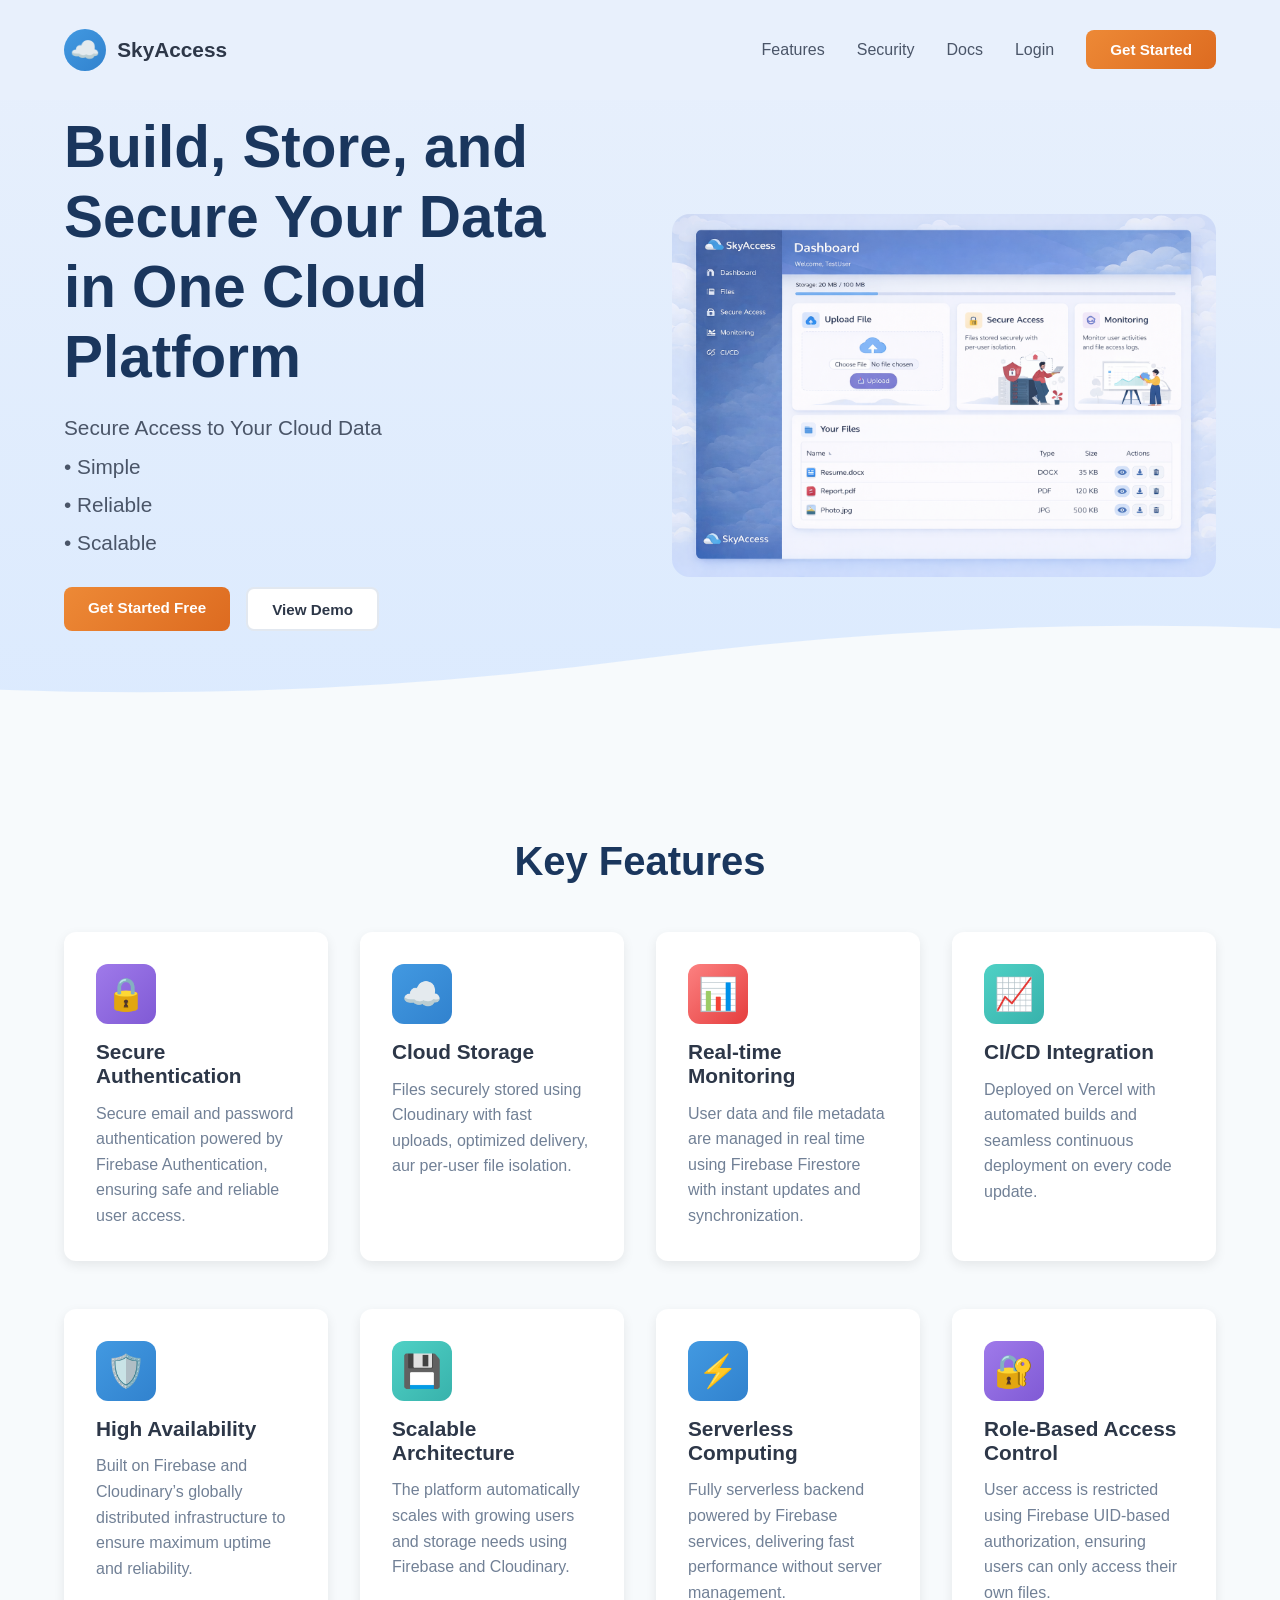
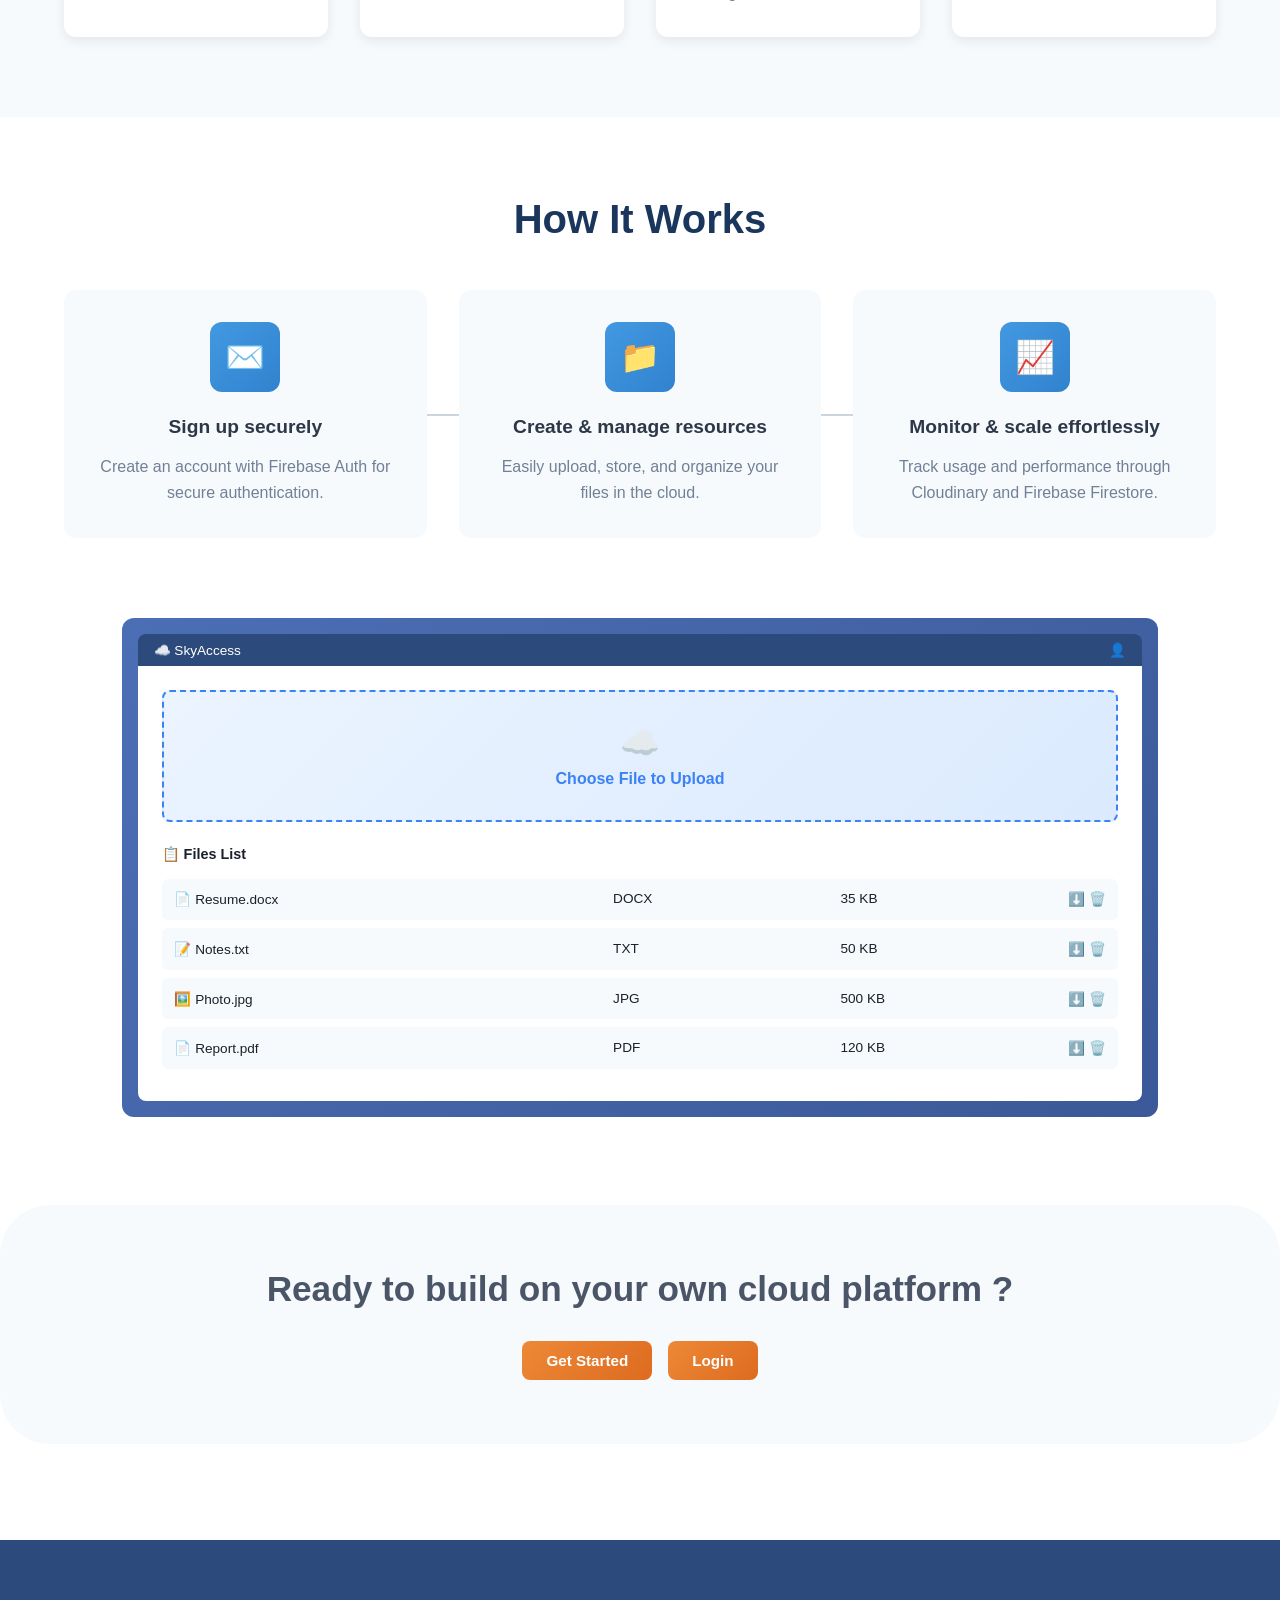
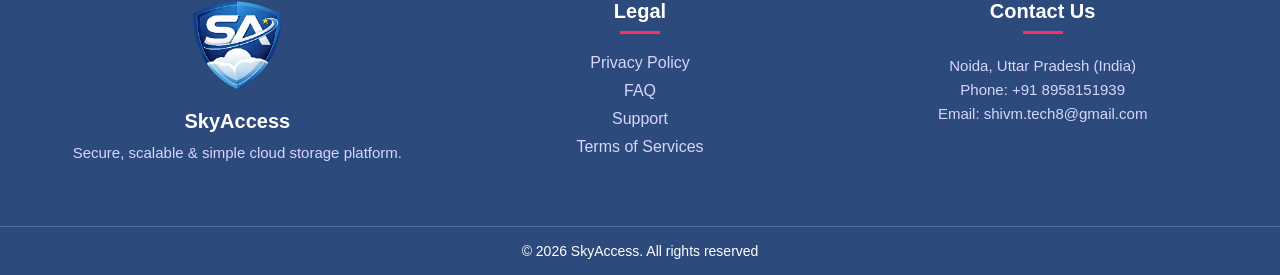
<file: index.html>
<!DOCTYPE html>
<html lang="en">

<head>
    <meta charset="UTF-8">
    <meta name="viewport" content="width=device-width, initial-scale=1.0">
    <link rel="icon" type="image/svg+xml" href="assets/favicon.svg">
    <title>SkyAccess</title>
    <link href="https://fonts.googleapis.com/css2?family=Inter:wght@300;400;500;600;700&display=swap" rel="stylesheet">
    <link rel="stylesheet" href="style.css">
    <link rel="stylesheet" href="znavbar.css">
    <link rel="stylesheet" href="zzfooter.css">
</head>

<body>

    <!-- NavBar  -->

    <nav>
        <div class="logo">
            <div class="cloud-icon"><a href="index.html">☁️</div>
            <span>SkyAccess</span></a>
        </div>

        <!-- Hamburger -->
        <div class="hamburger" onclick="toggleMenu()">
            <span></span>
            <span></span>
            <span></span>
        </div>

        <div class="nav-links" id="navLinks">
            <a href="1-features/features.html">Features</a>
            <a href="2-security/security.html">Security</a>
            <a href="3-docs/docs.html">Docs</a>
            <a href="4-login/login.html">Login</a>
            <a href="5-get/get.html" style="text-decoration: none;"> <button class="btn btn-primary"
                    href="5-get/get.html">Get Started</button> </a>
        </div>
    </nav>

    <!-- Hero Section  -->

    <section class="hero">
        <div class="hero-content">
            <h1>Build, Store, and Secure Your Data in One Cloud Platform</h1>
            <p class="hero-tagline">Secure Access to Your Cloud Data</p>
            <p class="hero-tagline">• Simple</p>
            <p class="hero-tagline">• Reliable</p>
            <p class="hero-tagline">• Scalable</p>
            <div class="hero-buttons">
                <a href="5-get/get.html" class="btn btn-primary">Get Started Free</a>
                <a href="#work" class="btn btn-secondary">View Demo</a>
            </div>
        </div>

        <div class="hero-image">
            <img class="hero-dashboard-image" src="assets/dashboard.png" alt="SkyAccess dashboard preview" />
        </div>
    </section>

    <!-- Key Features Section  -->

    <section id="features">
        <h2 class="section-title">Key Features</h2>
        <div class="features-grid">
            <div class="feature-card">
                <div class="feature-icon icon-purple">🔒</div>
                <h3>Secure Authentication</h3>
                <p>Secure email and password authentication powered by Firebase Authentication, ensuring safe and
                    reliable user access.</p>
            </div>
            <div class="feature-card">
                <div class="feature-icon icon-blue">☁️</div>
                <h3>Cloud Storage</h3>
                <p>Files securely stored using Cloudinary with fast uploads, optimized delivery,
                    aur per-user file isolation.</p>
            </div>
            <div class="feature-card">
                <div class="feature-icon icon-red">📊</div>
                <h3>Real-time Monitoring</h3>
                <p>User data and file metadata are managed in real time using Firebase Firestore with instant updates
                    and synchronization.</p>
            </div>
            <div class="feature-card">
                <div class="feature-icon icon-cyan">📈</div>
                <h3>CI/CD Integration</h3>
                <p>Deployed on Vercel with automated builds and seamless continuous deployment on every code update.</p>
            </div>
        </div>
        <h2 class="section-title"></h2>
        <div class="features-grid">
            <div class="feature-card">
                <div class="feature-icon icon-blue">🛡️</div>
                <h3>High Availability</h3>
                <p>Built on Firebase and Cloudinary’s globally distributed infrastructure to ensure maximum uptime and
                    reliability.</p>
            </div>
            <div class="feature-card">
                <div class="feature-icon icon-cyan">💾</div>
                <h3>Scalable Architecture</h3>
                <p>The platform automatically scales with growing users and storage needs using Firebase and Cloudinary.
                </p>
            </div>
            <div class="feature-card">
                <div class="feature-icon icon-blue">⚡</div>
                <h3>Serverless Computing</h3>
                <p>Fully serverless backend powered by Firebase services, delivering fast performance without server
                    management.</p>
            </div>
            <div class="feature-card">
                <div class="feature-icon icon-purple">🔐</div>
                <h3>Role-Based Access Control</h3>
                <p>User access is restricted using Firebase UID-based authorization, ensuring users can only access
                    their own files.</p>
            </div>
        </div>
        <div id="work"></div>
    </section>

    <!-- Work Section  -->

    <section class="works-section">
        <h2 class="section-title">How It Works</h2>
        <div class="works-grid">
            <div class="work-step">
                <div class="step-icon">✉️</div>
                <h3>Sign up securely</h3>
                <p>Create an account with Firebase Auth for secure authentication.</p>
            </div>
            <div class="work-step">
                <div class="step-icon">📁</div>
                <h3>Create & manage resources</h3>
                <p>Easily upload, store, and organize your files in the cloud.</p>
            </div>
            <div class="work-step">
                <div class="step-icon">📈</div>
                <h3>Monitor & scale effortlessly</h3>
                <p>Track usage and performance through Cloudinary and Firebase Firestore.</p>
            </div>
        </div>

        <section class="display">
            <div class="display-image">
                <div class="dashboard-mockup">
                    <div class="mockup-header">
                        <span>☁️ SkyAccess</span>
                        <span>👤</span>
                    </div>
                    <div class="mockup-body">
                        <div class="upload-area">
                            <div style="font-size: 2rem; margin-bottom: 0.5rem;">☁️</div>
                            <div style="color: #3b82f6; font-weight: 600;">Choose File to Upload</div>
                        </div>
                        <div style="font-weight: 600; margin-bottom: 1rem; font-size: 0.9rem;">📋 Files List</div>
                        <div class="file-item">
                            <span>📄 Resume.docx</span>
                            <span>DOCX</span>
                            <span>35 KB</span>
                            <span>⬇️ 🗑️</span>
                        </div>
                        <div class="file-item">
                            <span>📝 Notes.txt</span>
                            <span>TXT</span>
                            <span>50 KB</span>
                            <span>⬇️ 🗑️</span>
                        </div>
                        <div class="file-item">
                            <span>🖼️ Photo.jpg</span>
                            <span>JPG</span>
                            <span>500 KB</span>
                            <span>⬇️ 🗑️</span>
                        </div>
                        <div class="file-item">
                            <span>📄 Report.pdf</span>
                            <span>PDF</span>
                            <span>120 KB</span>
                            <span>⬇️ 🗑️</span>
                        </div>
                    </div>
                </div>
            </div>
        </section>

    </section>

    <!-- Ready to Build Section  -->

    <section class="cta-section">
        <h2>Ready to build on your own cloud platform ?</h2>
        <div class="cta-buttons">
            <a href="5-get/get.html" style="text-decoration: none;"><button class="btn btn-primary">Get
                    Started</button></a>
            <a href="4-login/login.html" style="text-decoration: none;"><button
                    class="btn btn-primary">Login</button></a>
        </div>
    </section>

    <!-- Footer  -->

    <footer class="footer">
        <div class="footer-container">

            <div class="footer-box brand">
                <img src="assets/sky-access-logo.png" alt="SkyAccess Logo" class="logo-img">
                <h3>SkyAccess</h3>
                <p>Secure, scalable & simple cloud storage platform.</p>
            </div>

            <div class="footer-box">
                <h3>Legal</h3>
                <span class="underline"></span>
                <ul>
                    <li><a href="footer-pages/5-privacy/privacy.html">Privacy Policy</a></li>
                    <li><a href="footer-pages/6-faq/faq.html">FAQ</a></li>
                    <li><a href="footer-pages/7-support/support.html">Support</a></li>
                    <li><a href="footer-pages/8-terms/terms.html">Terms of Services</a></li>
                </ul>
            </div>

            <div class="footer-box">
                <h3>Contact Us</h3>
                <span class="underline"></span>
                <p>Noida, Uttar Pradesh (India)</p>
                <p>Phone: +91 8958151939</p>
                <p>Email: shivm.tech8@gmail.com</p>
            </div>

        </div>

        <div class="footer-bottom">
            © 2026 SkyAccess. All rights reserved
        </div>
    </footer>

</body>
<script src="znavbar.js"></script>
<script src="script.js"></script>

</html>
</file>
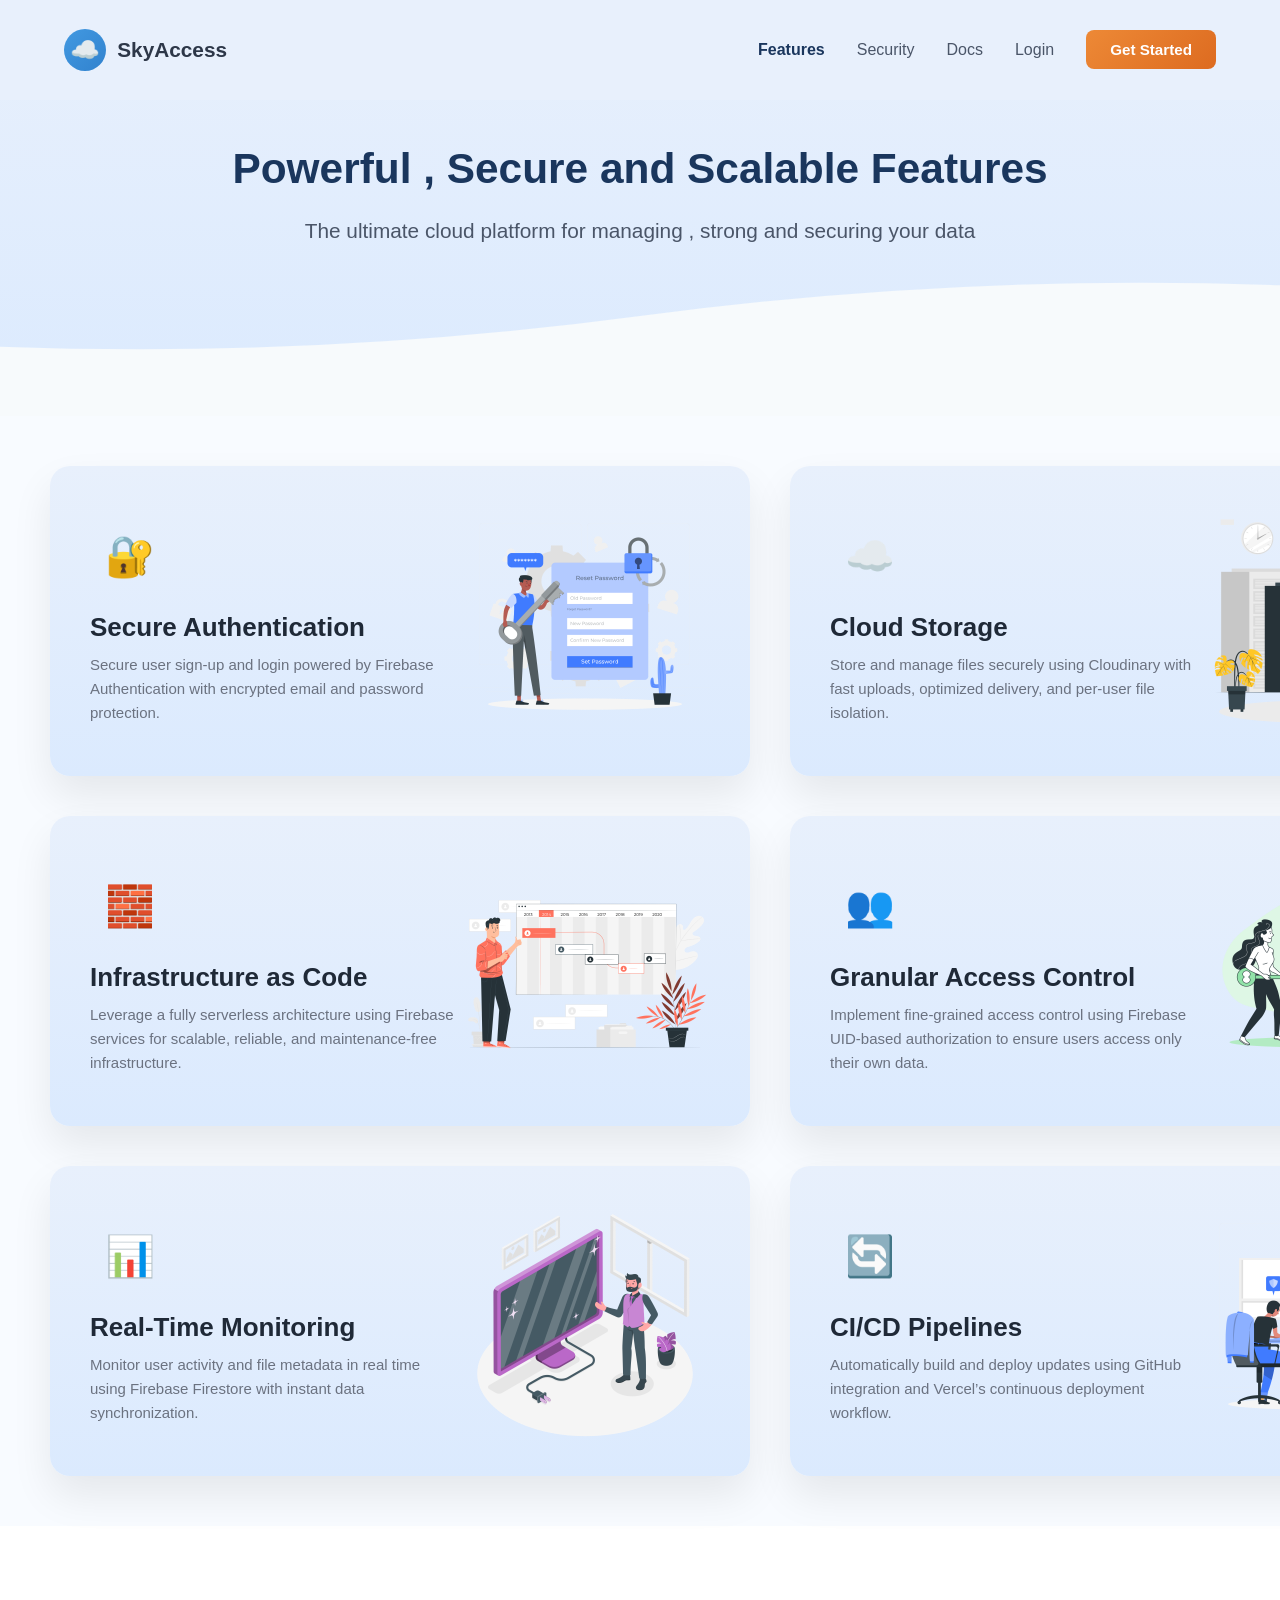
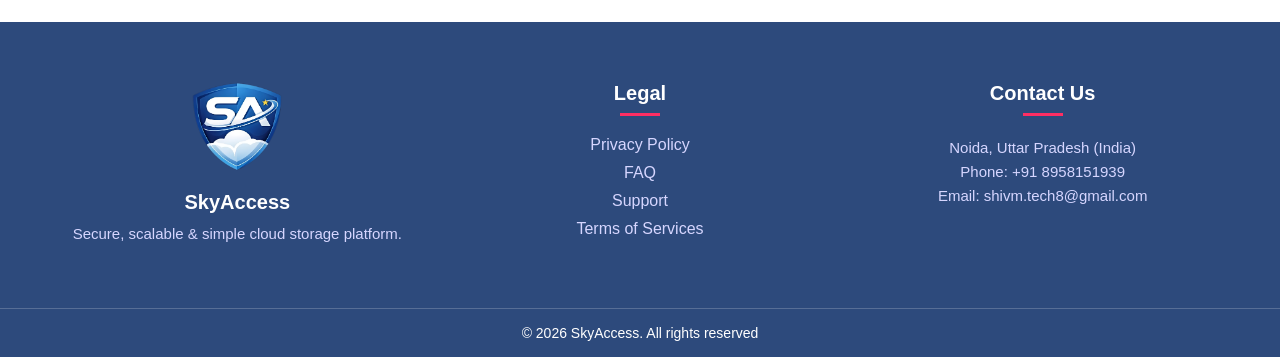
<file: 1-features/features.html>
<!DOCTYPE html>
<html lang="en">

<head>
    <meta charset="UTF-8">
    <meta name="viewport" content="width=device-width, initial-scale=1.0">
    <link rel="icon" type="image/svg+xml" href="../assets/favicon.svg">
    <title>SkyAccess</title>
    <link href="https://fonts.googleapis.com/css2?family=Inter:wght@300;400;500;600;700&display=swap" rel="stylesheet">
    <link rel="stylesheet" href="features.css">
    <link rel="stylesheet" href="../znavbar.css">
    <link rel="stylesheet" href="../zzfooter.css">
</head>

<body>

    <!-- NavBar  -->

    <nav>
        <div class="logo">
            <div class="cloud-icon"><a href="../index.html">☁️</div>
            <span>SkyAccess</span></a>
        </div>

        <!-- Hamburger -->
        <div class="hamburger" onclick="toggleMenu()">
            <span></span>
            <span></span>
            <span></span>
        </div>

        <div class="nav-links" id="navLinks">
            <a href="features.html" class="active">Features</a>
            <a href="../2-security/security.html">Security</a>
            <a href="../3-docs/docs.html">Docs</a>
            <a href="../4-login/login.html">Login</a>
            <a href="../5-get/get.html" style="text-decoration: none;"><button class="btn btn-primary">Get
                    Started</button></a>
        </div>
    </nav>

    <!-- Hero Section  -->

    <section class="hero">
        <div class="hero-content">
            <h1>Powerful , Secure and Scalable Features</h1>
            <p class="hero-tagline">The ultimate cloud platform for managing , strong and securing your data </p>
        </div>
    </section>

    <!-- Auth Section  -->

    <section id="auth">
        <div class="auth-card">
            <div class="auth-left">
                <div class="icon">
                    🔐
                </div>
                <h2>Secure Authentication</h2>
                <p>
                    Secure user sign-up and login powered by Firebase Authentication with encrypted email and password
                    protection.
                </p>
            </div>
            <img src="../1-features/features-assets/1-security.png" alt="" class="box-image">
        </div>

        <div class="auth-card">
            <div class="auth-left">
                <div class="icon">
                    ☁️
                </div>
                <h2>Cloud Storage</h2>
                <p>
                    Store and manage files securely using Cloudinary with fast uploads, optimized delivery, and per-user
                    file isolation.
                </p>
            </div>
            <img src="../1-features/features-assets/2-cloud.png" alt="" class="box-image">
        </div>

        <div class="auth-card">
            <div class="auth-left">
                <div class="icon">
                    🧱
                </div>
                <h2>Infrastructure as Code</h2>
                <p>
                    Leverage a fully serverless architecture using Firebase services for scalable, reliable, and
                    maintenance-free infrastructure.
                </p>
            </div>
            <img src="../1-features/features-assets/6-infra.png" alt="" class="box-image">
        </div>

        <div class="auth-card">
            <div class="auth-left">
                <div class="icon">
                    👥
                </div>
                <h2>Granular Access Control</h2>
                <p>
                    Implement fine-grained access control using Firebase UID-based authorization to ensure users access
                    only their own data.
                </p>
            </div>
            <img src="../1-features/features-assets/4-access.png" alt="" class="box-image">
        </div>

        <div class="auth-card">
            <div class="auth-left">
                <div class="icon">
                    📊
                </div>
                <h2>Real-Time Monitoring</h2>
                <p>
                    Monitor user activity and file metadata in real time using Firebase Firestore with instant data
                    synchronization.
                </p>
            </div>
            <img src="../1-features/features-assets/5-monitor.png" alt="" class="box-image">
        </div>

        <div class="auth-card">
            <div class="auth-left">
                <div class="icon">
                    🔄
                </div>
                <h2>CI/CD Pipelines</h2>
                <p>
                    Automatically build and deploy updates using GitHub integration and Vercel’s continuous deployment
                    workflow.
                </p>
            </div>
            <img src="../1-features/features-assets/3-ci.png" alt="" class="box-image">
        </div>
    </section>


    <!-- Footer  -->

    <footer class="footer">
        <div class="footer-container">

            <div class="footer-box brand">
                <img src="../assets/sky-access-logo.png" alt="SkyAccess Logo" class="logo-img">
                <h3>SkyAccess</h3>
                <p>Secure, scalable & simple cloud storage platform.</p>
            </div>

            <div class="footer-box">
                <h3>Legal</h3>
                <span class="underline"></span>
                <ul>
                    <li><a href="../footer-pages/5-privacy/privacy.html">Privacy Policy</a></li>
                    <li><a href="../footer-pages/6-faq/faq.html">FAQ</a></li>
                    <li><a href="../footer-pages/7-support/support.html">Support</a></li>
                    <li><a href="../footer-pages/8-terms/terms.html">Terms of Services</a></li>
                </ul>
            </div>

            <div class="footer-box">
                <h3>Contact Us</h3>
                <span class="underline"></span>
                <p>Noida, Uttar Pradesh (India)</p>
                <p>Phone: +91 8958151939</p>
                <p>Email: shivm.tech8@gmail.com</p>
            </div>

        </div>

        <div class="footer-bottom">
            © 2026 SkyAccess. All rights reserved
        </div>
    </footer>

    <script src="features.js"></script>
    <script src="../znavbar.js"></script>
</body>

</html>
</file>
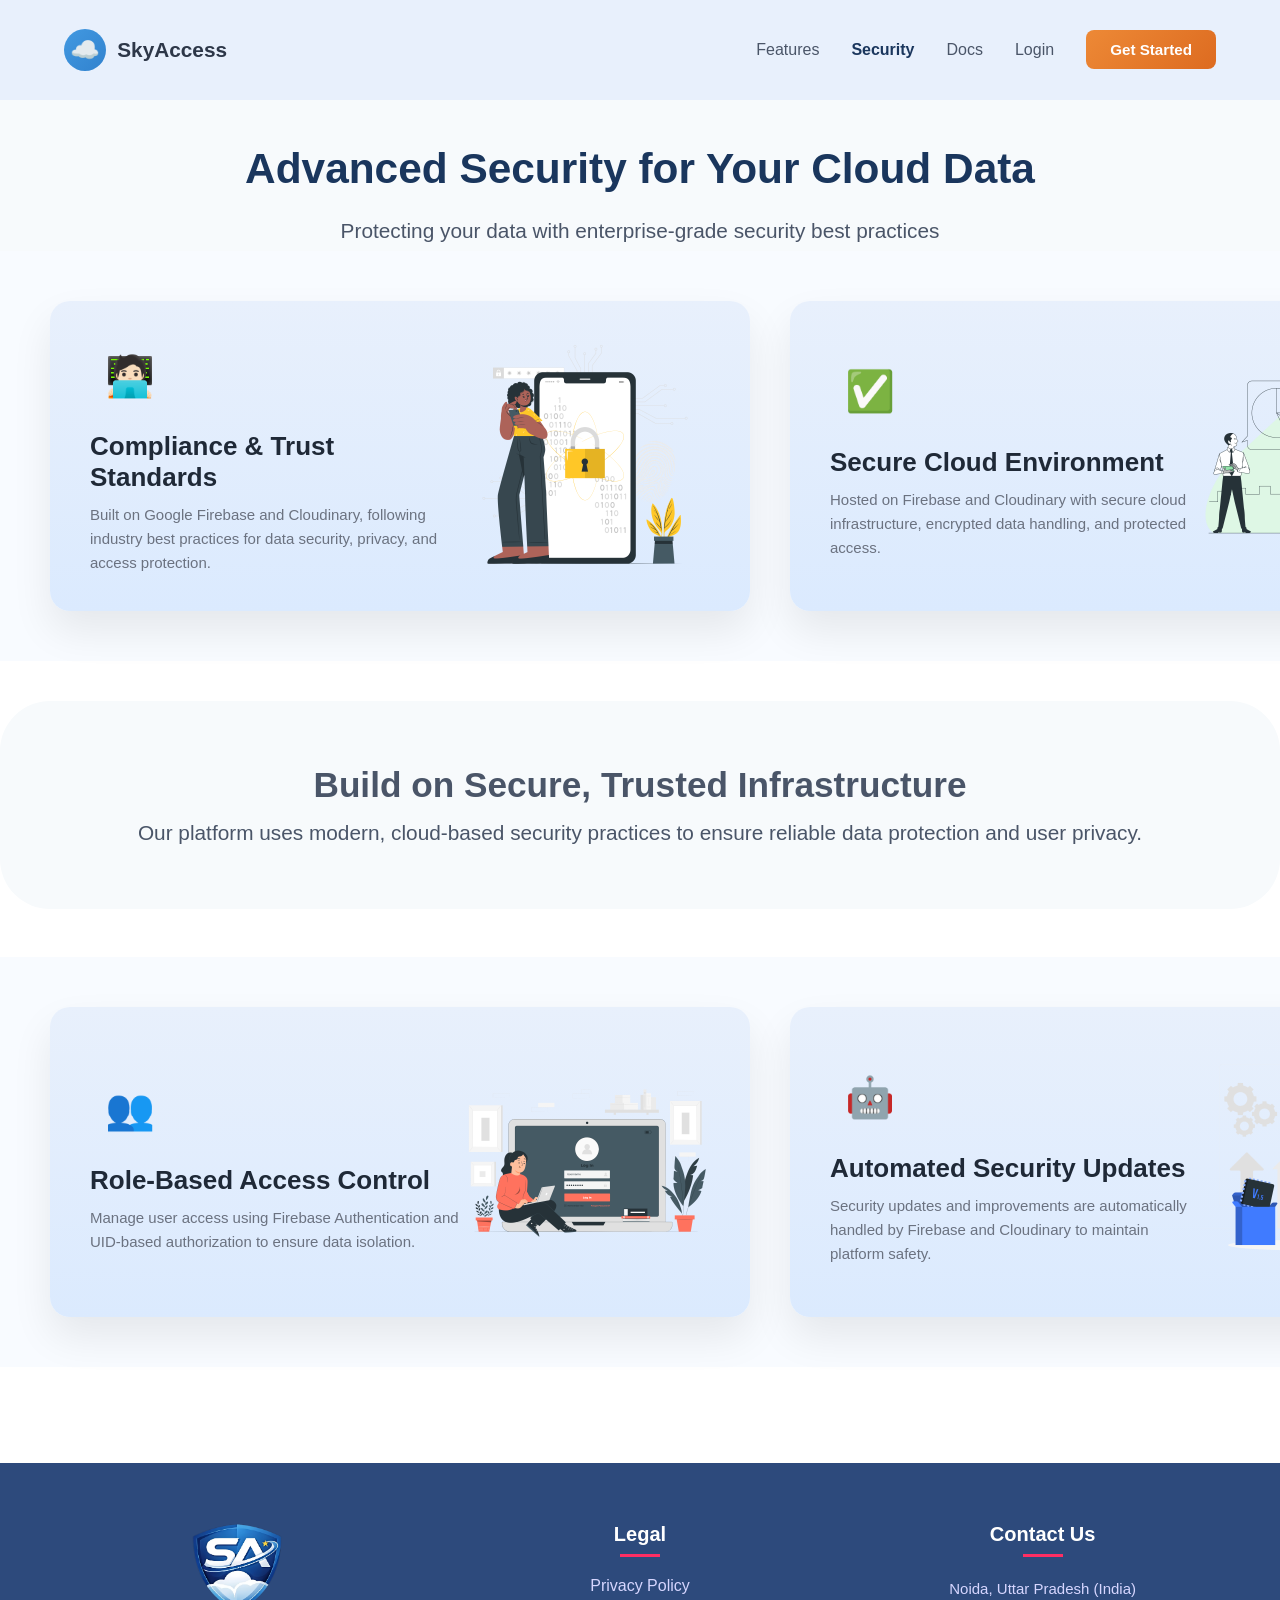
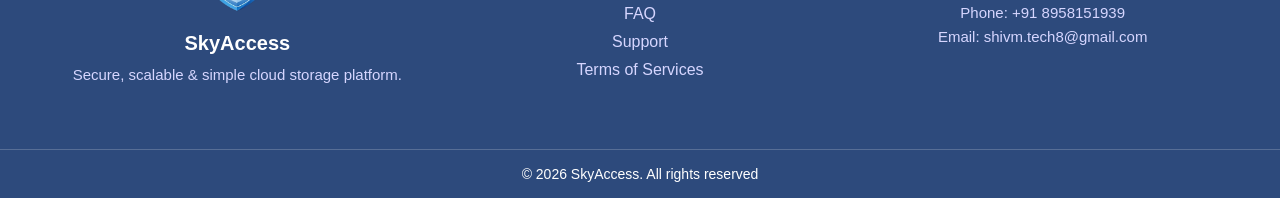
<file: 2-security/security.html>
<!DOCTYPE html>
<html lang="en">

<head>
    <meta charset="UTF-8">
    <meta name="viewport" content="width=device-width, initial-scale=1.0">
    <link rel="icon" type="image/svg+xml" href="../assets/favicon.svg">
    <title>SkyAccess</title>
    <link href="https://fonts.googleapis.com/css2?family=Inter:wght@300;400;500;600;700&display=swap" rel="stylesheet">
    <link rel="stylesheet" href="../znavbar.css">
    <link rel="stylesheet" href="../zzfooter.css">
    <link rel="stylesheet" href="security.css">
</head>

<body>

    <!-- NavBar  -->

    <nav>
        <div class="logo">
            <div class="cloud-icon"><a href="../index.html">☁️</div>
            <span>SkyAccess</span></a>
        </div>

        <!-- Hamburger -->
        <div class="hamburger" onclick="toggleMenu()">
            <span></span>
            <span></span>
            <span></span>
        </div>

        <div class="nav-links" id="navLinks">
            <a href="../1-features/features.html">Features</a>
            <a href="security.html" class="active">Security</a>
            <a href="../3-docs/docs.html">Docs</a>
            <a href="../4-login/login.html">Login</a>
            <a href="../5-get/get.html" style="text-decoration: none;"> <button class="btn btn-primary">Get
                    Started</button></a>
        </div>
    </nav>


    <!-- Hero Section  -->

    <section class="hero">
        <div class="hero-content">
            <h1>Advanced Security for Your Cloud Data </h1>
            <p class="hero-tagline">Protecting your data with enterprise-grade security best practices </p>
        </div>
    </section>

    <!-- Auth Section  -->

   <section id="auth">
    <div class="auth-card">
        <div class="auth-left">
            <div class="icon">
                🧑🏻‍💻
            </div>
            <h2>Compliance & Trust Standards</h2>
            <p>
                Built on Google Firebase and Cloudinary, following industry best practices for data security, privacy, and access protection.
            </p>
        </div>
        <img src="../2-security/assets/1-trust.png" alt="" class="box-image">
    </div>

    <div class="auth-card">
        <div class="auth-left">
            <div class="icon">
                ✅
            </div>
            <h2>Secure Cloud Environment</h2>
            <p>
                Hosted on Firebase and Cloudinary with secure cloud infrastructure, encrypted data handling, and protected access.
            </p>
        </div>
        <img src="../2-security/assets/2-envi.png" alt="" class="box-image">
    </div>
</section>

<!-- Ready to Build Section  -->

<section class="cta-section">
    <h2>Build on Secure, Trusted Infrastructure</h2>
    <p class="hero-tagline">
        Our platform uses modern, cloud-based security practices to ensure reliable data protection and user privacy.
    </p>
</section>

<section id="auth" style="margin-top: 3rem;"> 
    <div class="auth-card">
        <div class="auth-left">
            <div class="icon">
                👥
            </div>
            <h2>Role-Based Access Control</h2>
            <p>
                Manage user access using Firebase Authentication and UID-based authorization to ensure data isolation.
            </p>
        </div>
        <img src="../2-security/assets/3-role.png" alt="" class="box-image">
    </div>

    <div class="auth-card">
        <div class="auth-left">
            <div class="icon">
                🤖
            </div>
            <h2>Automated Security Updates</h2>
            <p>
                Security updates and improvements are automatically handled by Firebase and Cloudinary to maintain platform safety.
            </p>
        </div>
        <img src="../2-security/assets/4-update.png" alt="" class="box-image">
    </div>
</section>

    <!-- Footer  -->

    <footer class="footer">
        <div class="footer-container">

            <div class="footer-box brand">
                <img src="../assets/sky-access-logo.png" alt="SkyAccess Logo" class="logo-img">
                <h3>SkyAccess</h3>
                <p>Secure, scalable & simple cloud storage platform.</p>
            </div>

            <div class="footer-box">
                <h3>Legal</h3>
                <span class="underline"></span>
                <ul>
                    <li><a href="../footer-pages/5-privacy/privacy.html">Privacy Policy</a></li>
                    <li><a href="../footer-pages/6-faq/faq.html">FAQ</a></li>
                    <li><a href="../footer-pages/7-support/support.html">Support</a></li>
                    <li><a href="../footer-pages/8-terms/terms.html">Terms of Services</a></li>
                </ul>
            </div>

            <div class="footer-box">
                <h3>Contact Us</h3>
                <span class="underline"></span>
                <p>Noida, Uttar Pradesh (India)</p>
                <p>Phone: +91 8958151939</p>
                <p>Email: shivm.tech8@gmail.com</p>
            </div>

        </div>

        <div class="footer-bottom">
            © 2026 SkyAccess. All rights reserved
        </div>
    </footer>


    <script src="../znavbar.js"></script>
</body>

</html>
</file>
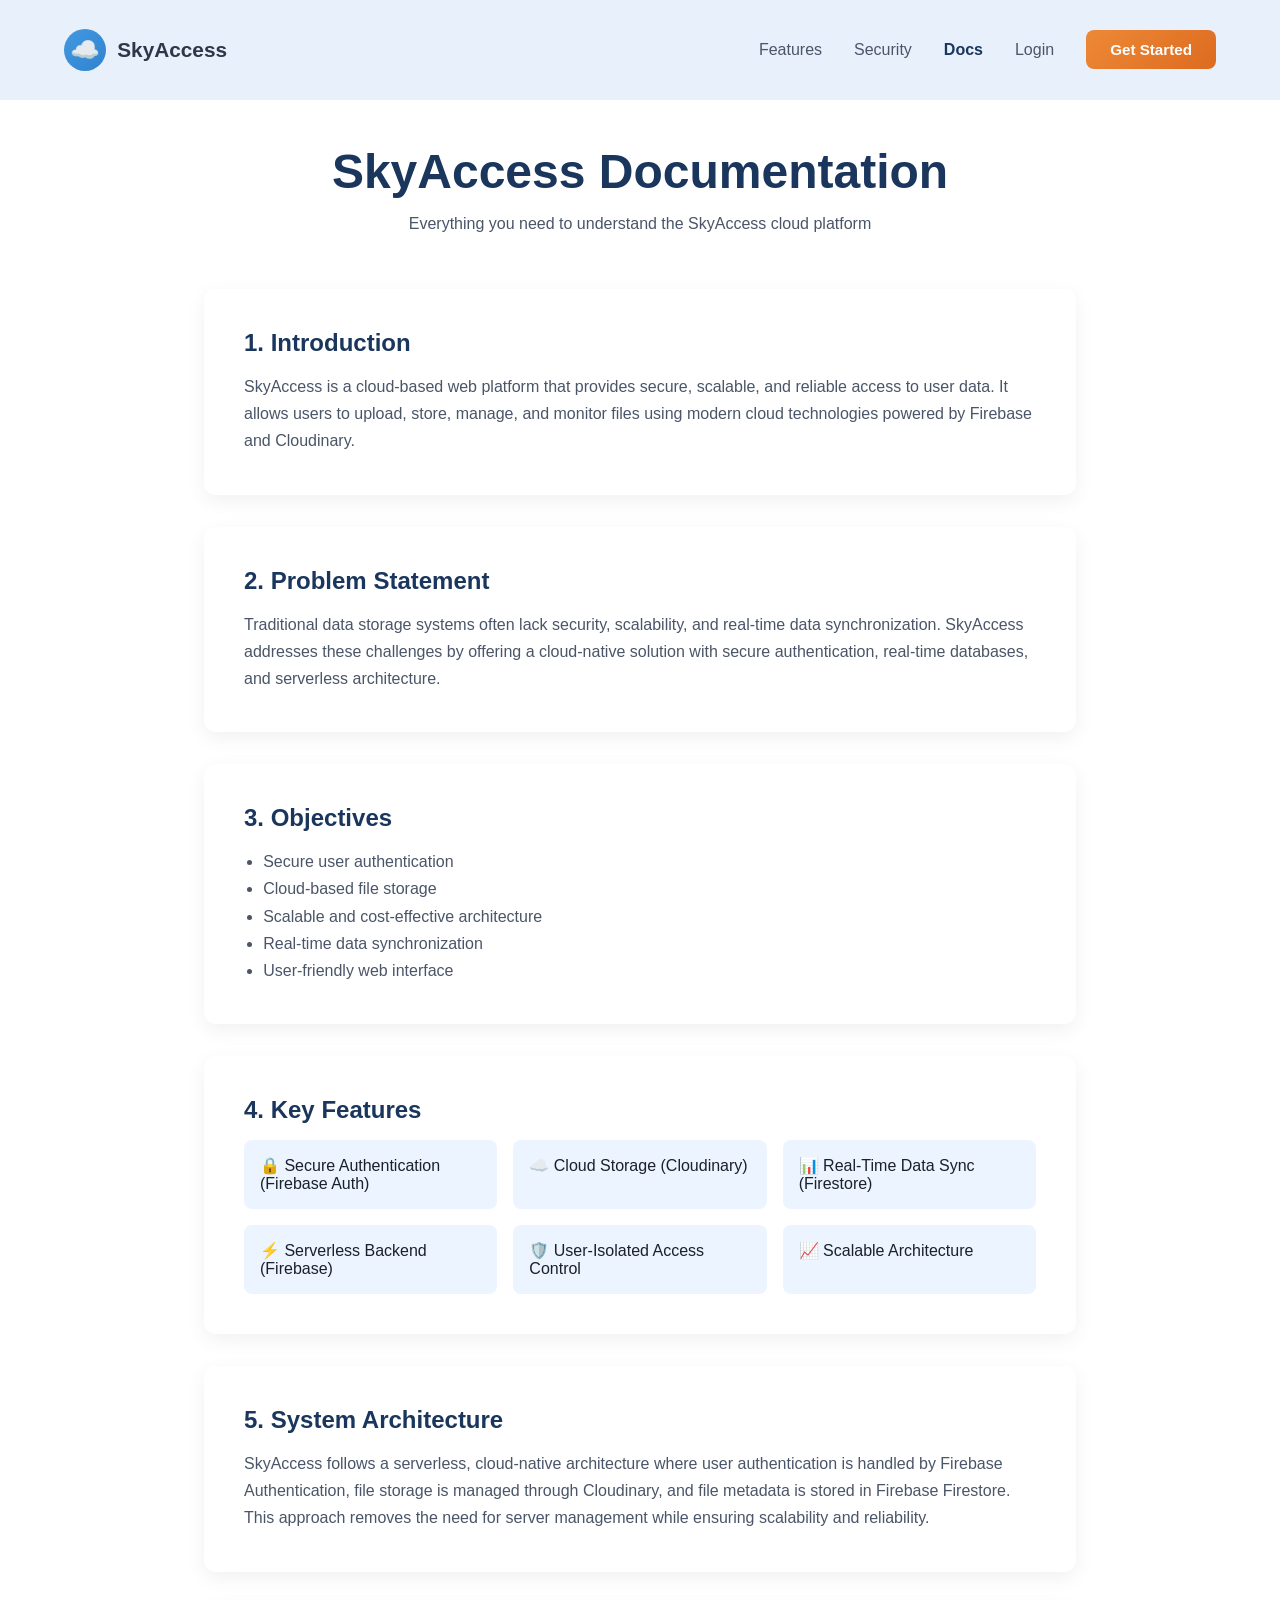
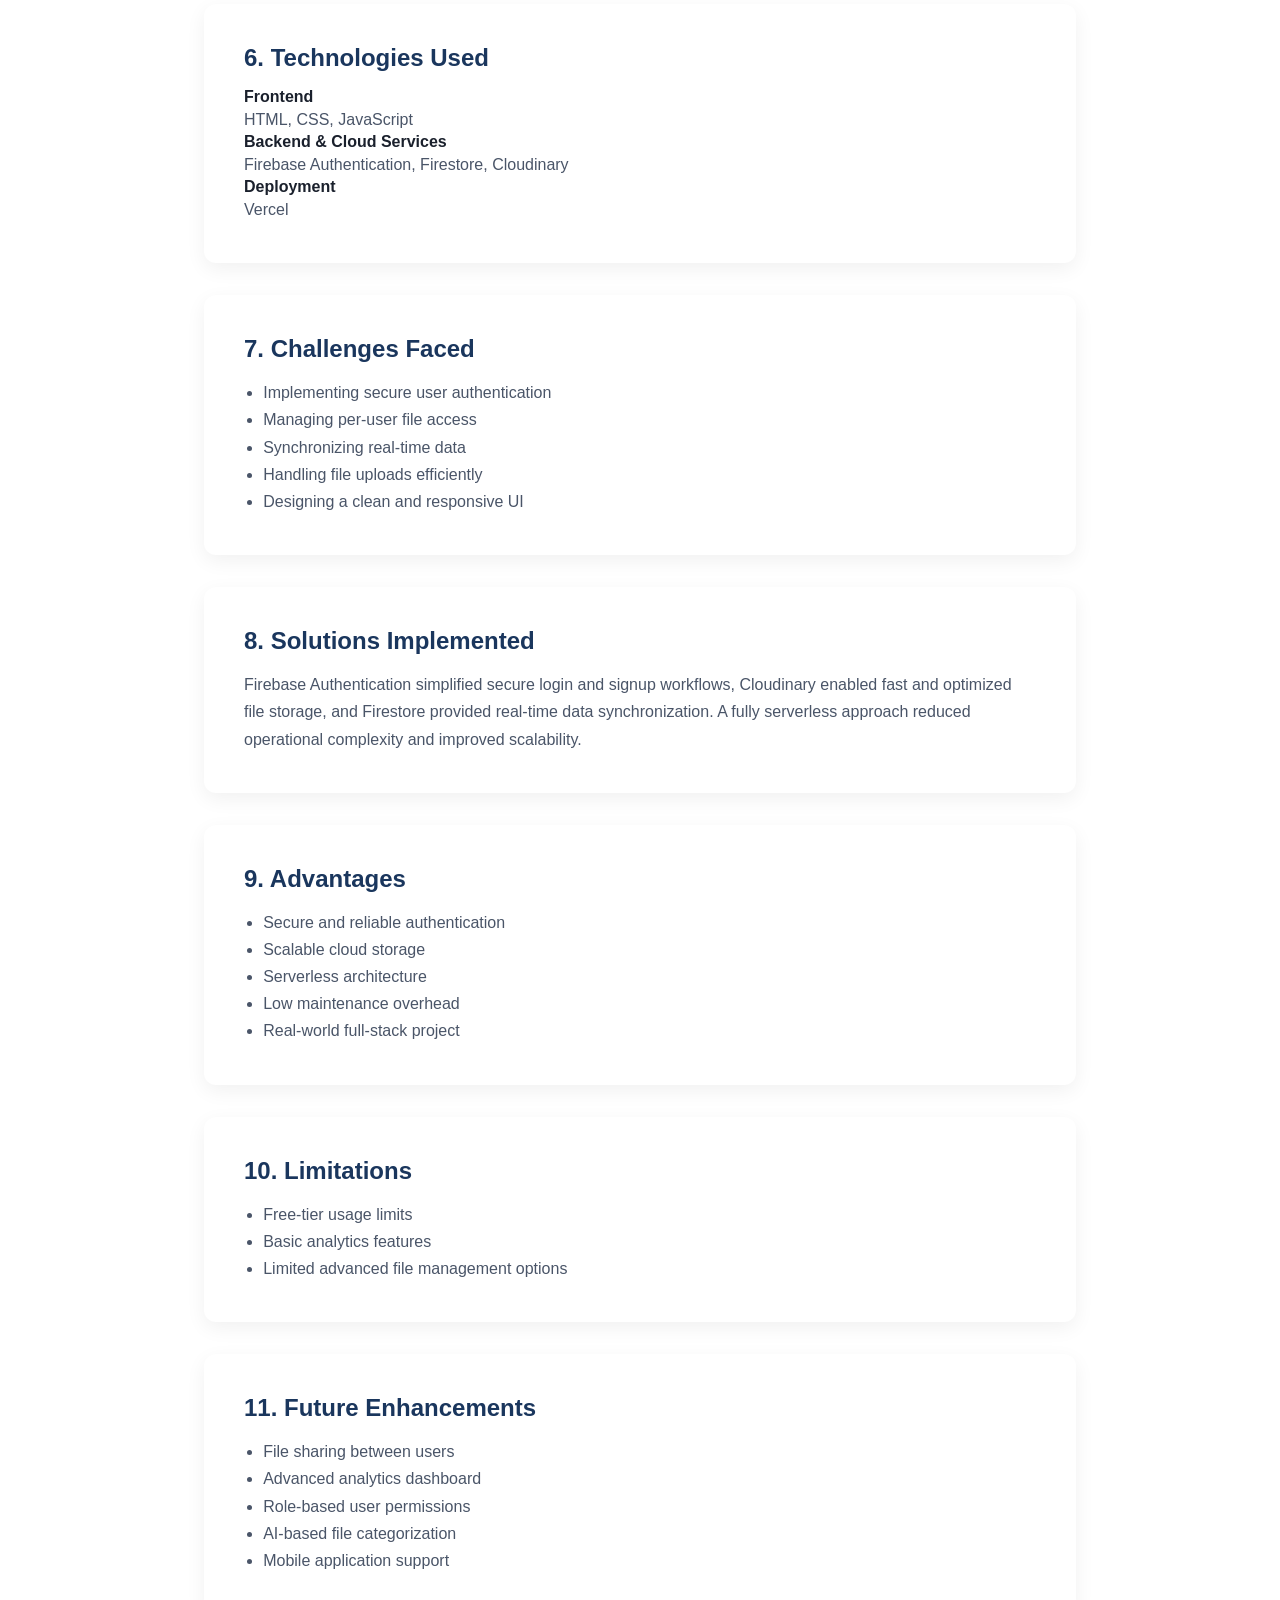
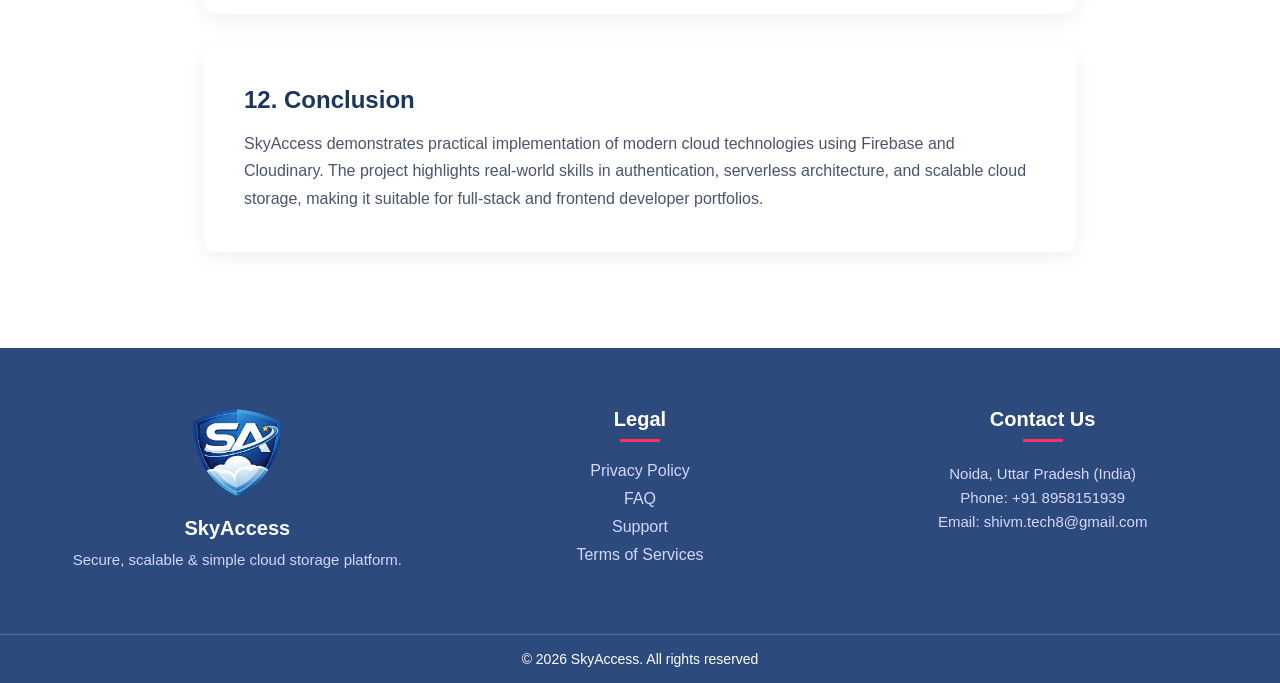
<file: 3-docs/docs.html>
<!DOCTYPE html>
<html lang="en">

<head>
    <meta charset="UTF-8">
    <meta name="viewport" content="width=device-width, initial-scale=1.0">
    <link rel="icon" type="image/svg+xml" href="../assets/favicon.svg">
    <title>SkyAccess</title>
    <link href="https://fonts.googleapis.com/css2?family=Inter:wght@300;400;500;600;700&display=swap" rel="stylesheet">
    <link rel="stylesheet" href="../znavbar.css">
    <link rel="stylesheet" href="../zzfooter.css">
    <link rel="stylesheet" href="docs.css">
</head>

<body>

    <!-- NavBar  -->

    <nav>
        <div class="logo">
            <div class="cloud-icon"><a href="../index.html">☁️</div>
            <span>SkyAccess</span></a>
        </div>

        <!-- Hamburger -->
        <div class="hamburger" onclick="toggleMenu()">
            <span></span>
            <span></span>
            <span></span>
        </div>

        <div class="nav-links" id="navLinks">
            <a href="../1-features/features.html">Features</a>
            <a href="../2-security/security.html">Security</a>
            <a href="docs.html" class="active">Docs</a>
            <a href="../4-login/login.html">Login</a>
            <a href="../5-get/get.html" style="text-decoration: none;"><button class="btn btn-primary">Get
                    Started</button></a>
        </div>
    </nav>


    <!-- Main -->

    <header class="docs-header">
        <h1>SkyAccess Documentation</h1>
        <p>Everything you need to understand the SkyAccess cloud platform</p>
    </header>


    <main class="docs-container">

        <section id="intro" class="doc-section">
            <h2>1. Introduction</h2>
            <p>
                SkyAccess is a cloud-based web platform that provides secure, scalable,
                and reliable access to user data. It allows users to upload, store,
                manage, and monitor files using modern cloud technologies powered by
                Firebase and Cloudinary.
            </p>
        </section>

        <section class="doc-section">
            <h2>2. Problem Statement</h2>
            <p>
                Traditional data storage systems often lack security, scalability, and
                real-time data synchronization. SkyAccess addresses these challenges by
                offering a cloud-native solution with secure authentication, real-time
                databases, and serverless architecture.
            </p>
        </section>

        <section class="doc-section">
            <h2>3. Objectives</h2>
            <ul>
                <li>Secure user authentication</li>
                <li>Cloud-based file storage</li>
                <li>Scalable and cost-effective architecture</li>
                <li>Real-time data synchronization</li>
                <li>User-friendly web interface</li>
            </ul>
        </section>

        <section id="features" class="doc-section">
            <h2>4. Key Features</h2>
            <div class="feature-grid">
                <div class="feature-card">🔒 Secure Authentication (Firebase Auth)</div>
                <div class="feature-card">☁️ Cloud Storage (Cloudinary)</div>
                <div class="feature-card">📊 Real-Time Data Sync (Firestore)</div>
                <div class="feature-card">⚡ Serverless Backend (Firebase)</div>
                <div class="feature-card">🛡️ User-Isolated Access Control</div>
                <div class="feature-card">📈 Scalable Architecture</div>
            </div>
        </section>

        <section id="architecture" class="doc-section">
            <h2>5. System Architecture</h2>
            <p>
                SkyAccess follows a serverless, cloud-native architecture where user
                authentication is handled by Firebase Authentication, file storage is
                managed through Cloudinary, and file metadata is stored in Firebase
                Firestore. This approach removes the need for server management while
                ensuring scalability and reliability.
            </p>
        </section>

        <section class="doc-section">
            <h2>6. Technologies Used</h2>

            <h4>Frontend</h4>
            <p>HTML, CSS, JavaScript</p>

            <h4>Backend & Cloud Services</h4>
            <p>Firebase Authentication, Firestore, Cloudinary</p>

            <h4>Deployment</h4>
            <p>Vercel</p>
        </section>

        <section id="challenges" class="doc-section">
            <h2>7. Challenges Faced</h2>
            <ul>
                <li>Implementing secure user authentication</li>
                <li>Managing per-user file access</li>
                <li>Synchronizing real-time data</li>
                <li>Handling file uploads efficiently</li>
                <li>Designing a clean and responsive UI</li>
            </ul>
        </section>

        <section class="doc-section">
            <h2>8. Solutions Implemented</h2>
            <p>
                Firebase Authentication simplified secure login and signup workflows,
                Cloudinary enabled fast and optimized file storage, and Firestore
                provided real-time data synchronization. A fully serverless approach
                reduced operational complexity and improved scalability.
            </p>
        </section>

        <section class="doc-section">
            <h2>9. Advantages</h2>
            <ul>
                <li>Secure and reliable authentication</li>
                <li>Scalable cloud storage</li>
                <li>Serverless architecture</li>
                <li>Low maintenance overhead</li>
                <li>Real-world full-stack project</li>
            </ul>
        </section>

        <section class="doc-section">
            <h2>10. Limitations</h2>
            <ul>
                <li>Free-tier usage limits</li>
                <li>Basic analytics features</li>
                <li>Limited advanced file management options</li>
            </ul>
        </section>

        <section id="future" class="doc-section">
            <h2>11. Future Enhancements</h2>
            <ul>
                <li>File sharing between users</li>
                <li>Advanced analytics dashboard</li>
                <li>Role-based user permissions</li>
                <li>AI-based file categorization</li>
                <li>Mobile application support</li>
            </ul>
        </section>

        <section class="doc-section conclusion">
            <h2>12. Conclusion</h2>
            <p>
                SkyAccess demonstrates practical implementation of modern cloud
                technologies using Firebase and Cloudinary. The project highlights
                real-world skills in authentication, serverless architecture, and
                scalable cloud storage, making it suitable for full-stack and
                frontend developer portfolios.
            </p>
        </section>

    </main>


    <!-- Footer  -->

    <footer class="footer">
        <div class="footer-container">

            <div class="footer-box brand">
                <img src="../assets/sky-access-logo.png" alt="SkyAccess Logo" class="logo-img">
                <h3>SkyAccess</h3>
                <p>Secure, scalable & simple cloud storage platform.</p>
            </div>

            <div class="footer-box">
                <h3>Legal</h3>
                <span class="underline"></span>
                <ul>
                    <li><a href="../footer-pages/5-privacy/privacy.html">Privacy Policy</a></li>
                    <li><a href="../footer-pages/6-faq/faq.html">FAQ</a></li>
                    <li><a href="../footer-pages/7-support/support.html">Support</a></li>
                    <li><a href="../footer-pages/8-terms/terms.html">Terms of Services</a></li>
                </ul>
            </div>

            <div class="footer-box">
                <h3>Contact Us</h3>
                <span class="underline"></span>
                <p>Noida, Uttar Pradesh (India)</p>
                <p>Phone: +91 8958151939</p>
                <p>Email: shivm.tech8@gmail.com</p>
            </div>

        </div>

        <div class="footer-bottom">
            © 2026 SkyAccess. All rights reserved
        </div>
    </footer>


</body>
<script src="../znavbar.js"></script>
<script src="docs.js"></script>

</html>
</file>
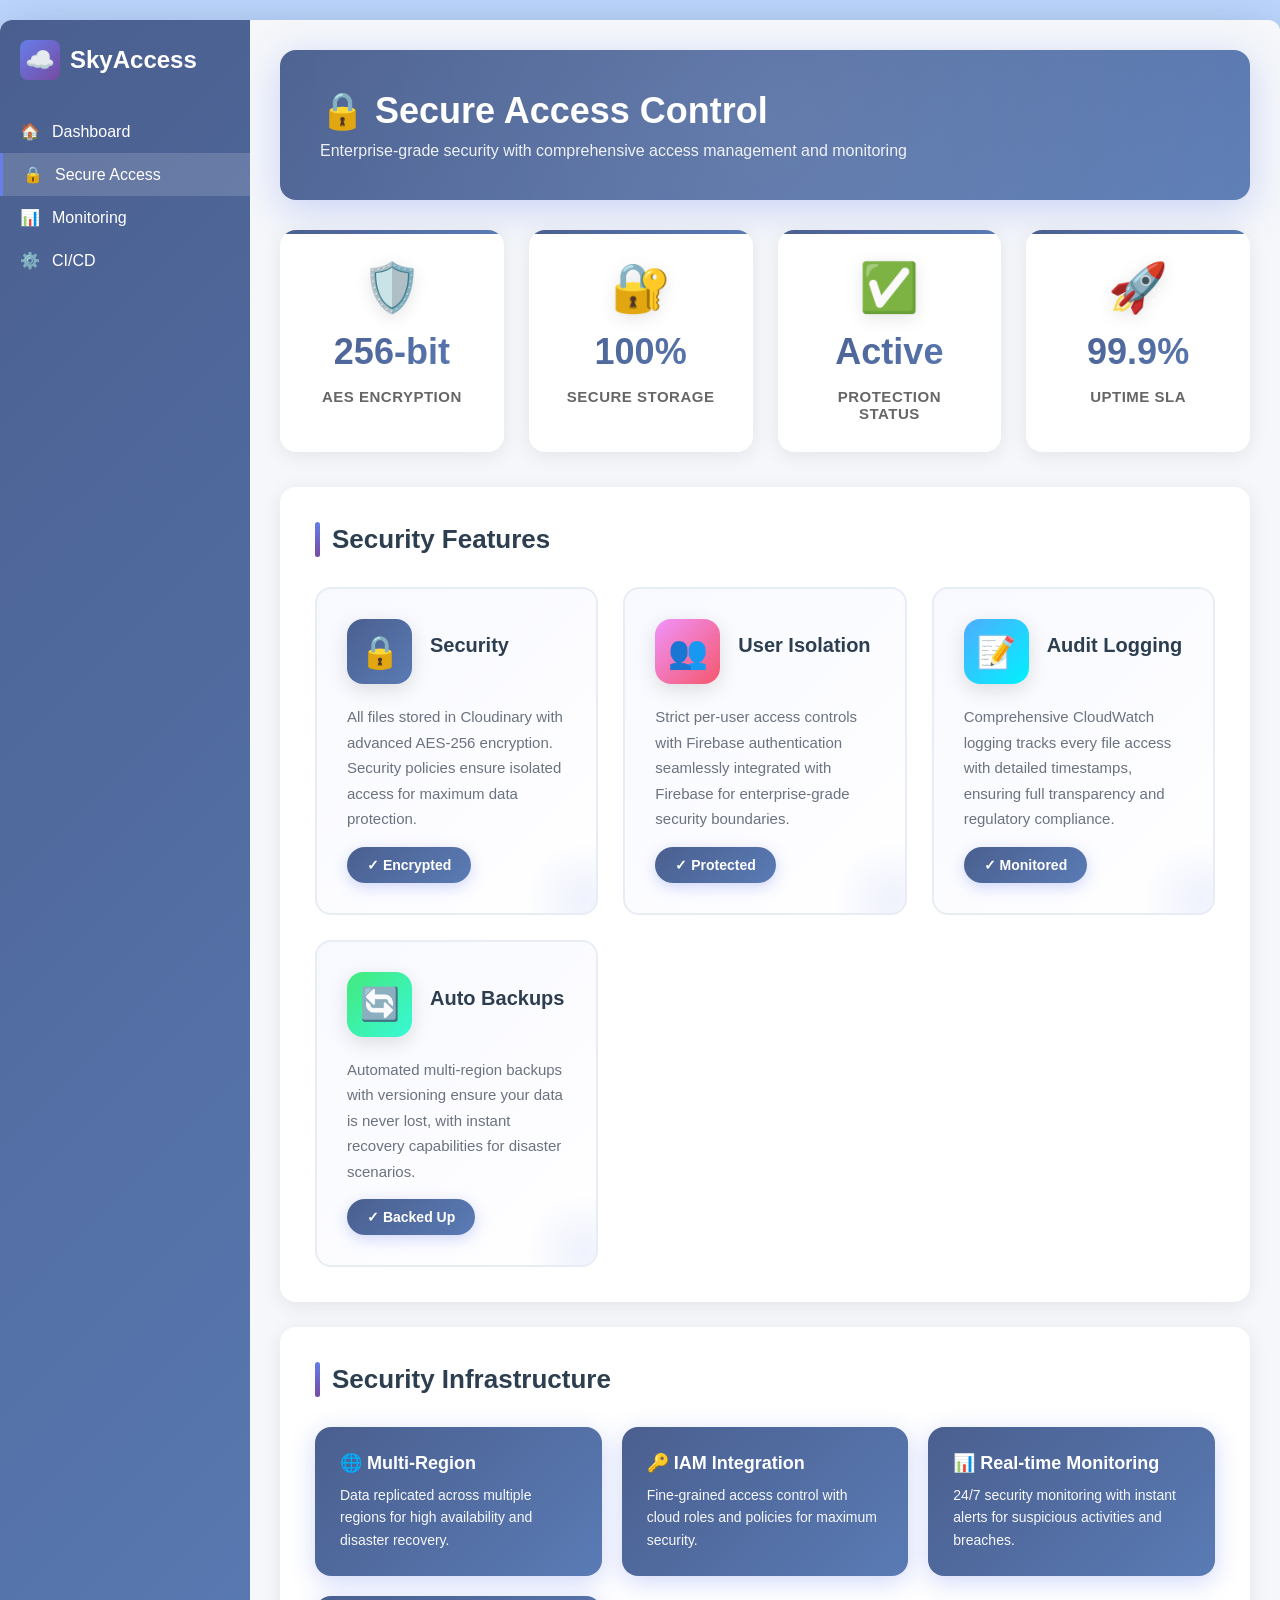
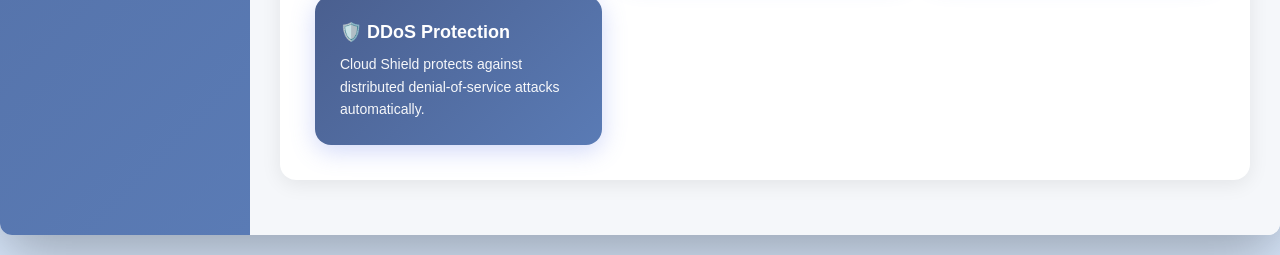
<file: dashboard/pages/1-secure.html>
<!DOCTYPE html>
<html lang="en">

<head>
    <meta charset="UTF-8">
    <meta name="viewport" content="width=device-width, initial-scale=1.0">
    <link rel="icon" type="image/svg+xml" href="../../assets/favicon.svg">
    <title>SkyAccess</title>
    <link rel="stylesheet" href="../dashboard.css">
    <link rel="stylesheet" href="../../loader.css">
    <style>
        .page-header {
            background: linear-gradient(135deg, #4a5f8f, #5a7bb5);
            padding: 40px;
            border-radius: 16px;
            margin-bottom: 30px;
            box-shadow: 0 10px 40px rgba(102, 126, 234, 0.3);
            position: relative;
            overflow: hidden;
        }

        .page-header::before {
            content: '';
            position: absolute;
            top: -50%;
            right: -50%;
            width: 200%;
            height: 200%;
            background: radial-gradient(circle, rgba(255, 255, 255, 0.1) 0%, transparent 70%);
            animation: rotate 20s linear infinite;
        }

        @keyframes rotate {
            from {
                transform: rotate(0deg);
            }

            to {
                transform: rotate(360deg);
            }
        }

        .page-header h1 {
            color: white;
            font-size: 36px;
            font-weight: 700;
            margin-bottom: 10px;
            position: relative;
            z-index: 1;
        }

        .page-header p {
            color: rgba(255, 255, 255, 0.9);
            font-size: 16px;
            position: relative;
            z-index: 1;
        }

        .stats-grid {
            display: grid;
            grid-template-columns: repeat(auto-fit, minmax(220px, 1fr));
            gap: 25px;
            margin-bottom: 35px;
        }

        .stat-card {
            background: white;
            border-radius: 16px;
            padding: 30px;
            box-shadow: 0 4px 20px rgba(0, 0, 0, 0.08);
            text-align: center;
            position: relative;
            overflow: hidden;
            transition: all 0.4s ease;
        }

        .stat-card::before {
            content: '';
            position: absolute;
            top: 0;
            left: 0;
            width: 100%;
            height: 4px;
            background: linear-gradient(135deg, #4a5f8f, #5a7bb5);
        }

        .stat-card:hover {
            transform: translateY(-10px);
            box-shadow: 0 12px 40px rgba(102, 126, 234, 0.25);
        }

        .stat-icon {
            font-size: 48px;
            margin-bottom: 15px;
            filter: drop-shadow(0 4px 8px rgba(0, 0, 0, 0.1));
        }

        .stat-value {
            font-size: 36px;
            font-weight: 800;
            background: linear-gradient(135deg, #4a5f8f, #5a7bb5);
            -webkit-background-clip: text;
            -webkit-text-fill-color: transparent;
            background-clip: text;
            margin: 15px 0;
        }

        .stat-label {
            color: #666;
            font-size: 15px;
            font-weight: 600;
            text-transform: uppercase;
            letter-spacing: 0.5px;
        }

        .features-section {
            background: white;
            border-radius: 16px;
            padding: 35px;
            box-shadow: 0 4px 20px rgba(0, 0, 0, 0.08);
            margin-bottom: 25px;
        }

        .section-title {
            font-size: 26px;
            font-weight: 700;
            color: #2c3e50;
            margin-bottom: 30px;
            display: flex;
            align-items: center;
            gap: 12px;
        }

        .section-title::before {
            content: '';
            width: 5px;
            height: 35px;
            background: linear-gradient(180deg, #667eea, #764ba2);
            border-radius: 10px;
        }

        .features-grid {
            display: grid;
            grid-template-columns: repeat(auto-fit, minmax(280px, 1fr));
            gap: 25px;
        }

        .feature-card {
            background: linear-gradient(135deg, #f8f9ff 0%, #ffffff 100%);
            border: 2px solid #e8ecf5;
            border-radius: 16px;
            padding: 30px;
            transition: all 0.4s ease;
            position: relative;
            overflow: hidden;
        }

        .feature-card::after {
            content: '';
            position: absolute;
            bottom: 0;
            right: 0;
            width: 120px;
            height: 120px;
            background: radial-gradient(circle, rgba(102, 126, 234, 0.1) 0%, transparent 70%);
            border-radius: 50%;
            transform: translate(40%, 40%);
        }

        .feature-card:hover {
            transform: translateY(-8px);
            border-color: #667eea;
            box-shadow: 0 12px 35px rgba(102, 126, 234, 0.2);
        }

        .feature-header {
            display: flex;
            align-items: center;
            gap: 18px;
            margin-bottom: 20px;
        }

        .feature-icon {
            width: 65px;
            height: 65px;
            border-radius: 16px;
            display: flex;
            align-items: center;
            justify-content: center;
            font-size: 32px;
            box-shadow: 0 6px 20px rgba(0, 0, 0, 0.12);
            position: relative;
            z-index: 1;
        }

        .feature-icon.icon-1 {
            background: linear-gradient(135deg, #4a5f8f, #5a7bb5);
        }

        .feature-icon.icon-2 {
            background: linear-gradient(135deg, #f093fb, #f5576c);
        }

        .feature-icon.icon-3 {
            background: linear-gradient(135deg, #4facfe, #00f2fe);
        }

        .feature-icon.icon-4 {
            background: linear-gradient(135deg, #43e97b, #38f9d7);
        }

        .feature-title {
            font-size: 20px;
            font-weight: 700;
            color: #2c3e50;
            margin-bottom: 12px;
        }

        .feature-description {
            color: #6b7280;
            line-height: 1.7;
            font-size: 15px;
            position: relative;
            z-index: 1;
        }

        .security-badge {
            display: inline-flex;
            align-items: center;
            gap: 6px;
            background: linear-gradient(135deg, #4a5f8f, #5a7bb5);
            color: white;
            padding: 10px 20px;
            border-radius: 25px;
            font-size: 14px;
            font-weight: 600;
            margin-top: 15px;
            box-shadow: 0 4px 15px rgba(102, 126, 234, 0.3);
            position: relative;
            z-index: 1;
        }

        .info-grid {
            display: grid;
            grid-template-columns: repeat(auto-fit, minmax(240px, 1fr));
            gap: 20px;
            margin-top: 25px;
        }

        .info-card {
            background: linear-gradient(135deg, #4a5f8f, #5a7bb5);
            color: white;
            padding: 25px;
            border-radius: 16px;
            box-shadow: 0 6px 25px rgba(102, 126, 234, 0.3);
            transition: all 0.3s ease;
        }

        .info-card:hover {
            transform: translateY(-5px);
            box-shadow: 0 12px 35px rgba(102, 126, 234, 0.4);
        }

        .info-card h3 {
            font-size: 18px;
            font-weight: 700;
            margin-bottom: 10px;
            display: flex;
            align-items: center;
            gap: 10px;
        }

        .info-card p {
            font-size: 14px;
            opacity: 0.95;
            line-height: 1.6;
        }

        @media (max-width: 768px) {
            .page-header h1 {
                font-size: 28px;
            }

            .stats-grid,
            .features-grid,
            .info-grid {
                grid-template-columns: 1fr;
            }

            .page-header {
                padding: 30px 25px;
            }
        }
    </style>
</head>

<body>
    <div id="loader" class="loader hidden">
        <div class="spinner"></div>
        <p>Loading...</p>
    </div>

    <div class="container">
        <aside class="sidebar" id="sidebar">
            <a href="../../index.html" style="text-decoration: none; color: white;">
                <div class="logo">
                    <div class="logo-icon">☁️</div>
                    <span>SkyAccess</span>
                </div>
            </a>
            <nav>
                <a href="../dashboard.html" style="text-decoration: none; color: inherit;">
                    <div class="nav-item">
                        <span>🏠</span>
                        <span>Dashboard</span>
                    </div>
                </a>
                <a href="1-secure.html" style="text-decoration: none; color: inherit;">
                    <div class="nav-item active">
                        <span>🔒</span>
                        <span>Secure Access</span>
                    </div>
                </a>
                <a href="2-monitoring.html" style="text-decoration: none; color: inherit;">
                    <div class="nav-item">
                        <span>📊</span>
                        <span>Monitoring</span>
                    </div>
                </a>
                <a href="3-ci.html" style="text-decoration: none; color: inherit;">
                    <div class="nav-item">
                        <span>⚙️</span>
                        <span>CI/CD</span>
                    </div>
                </a>
            </nav>
        </aside>

        <main class="main-content">
            <div class="content">
                <div class="page-header">
                    <h1>🔒 Secure Access Control</h1>
                    <p>Enterprise-grade security with comprehensive access management and monitoring</p>
                </div>

                <div class="stats-grid">
                    <div class="stat-card">
                        <div class="stat-icon">🛡️</div>
                        <div class="stat-value">256-bit</div>
                        <div class="stat-label">AES Encryption</div>
                    </div>
                    <div class="stat-card">
                        <div class="stat-icon">🔐</div>
                        <div class="stat-value">100%</div>
                        <div class="stat-label">Secure Storage</div>
                    </div>
                    <div class="stat-card">
                        <div class="stat-icon">✅</div>
                        <div class="stat-value">Active</div>
                        <div class="stat-label">Protection Status</div>
                    </div>
                    <div class="stat-card">
                        <div class="stat-icon">🚀</div>
                        <div class="stat-value">99.9%</div>
                        <div class="stat-label">Uptime SLA</div>
                    </div>
                </div>

                <div class="features-section">
                    <div class="section-title">Security Features</div>
                    <div class="features-grid">
                        <div class="feature-card">
                            <div class="feature-header">
                                <div class="feature-icon icon-1">🔒</div>
                                <div>
                                    <div class="feature-title">Security</div>
                                </div>
                            </div>
                            <div class="feature-description">
                                All files stored in Cloudinary with advanced AES-256 encryption. Security policies
                                ensure isolated access for maximum data protection.
                            </div>
                            <span class="security-badge">✓ Encrypted</span>
                        </div>

                        <div class="feature-card">
                            <div class="feature-header">
                                <div class="feature-icon icon-2">👥</div>
                                <div>
                                    <div class="feature-title">User Isolation</div>
                                </div>
                            </div>
                            <div class="feature-description">
                                Strict per-user access controls with Firebase authentication seamlessly integrated with
                                Firebase for enterprise-grade security boundaries.
                            </div>
                            <span class="security-badge">✓ Protected</span>
                        </div>

                        <div class="feature-card">
                            <div class="feature-header">
                                <div class="feature-icon icon-3">📝</div>
                                <div>
                                    <div class="feature-title">Audit Logging</div>
                                </div>
                            </div>
                            <div class="feature-description">
                                Comprehensive CloudWatch logging tracks every file access with detailed timestamps,
                                ensuring full transparency and regulatory compliance.
                            </div>
                            <span class="security-badge">✓ Monitored</span>
                        </div>

                        <div class="feature-card">
                            <div class="feature-header">
                                <div class="feature-icon icon-4">🔄</div>
                                <div>
                                    <div class="feature-title">Auto Backups</div>
                                </div>
                            </div>
                            <div class="feature-description">
                                Automated multi-region backups with versioning ensure your data is never lost, with
                                instant recovery capabilities for disaster scenarios.
                            </div>
                            <span class="security-badge">✓ Backed Up</span>
                        </div>
                    </div>
                </div>

                <div class="features-section">
                    <div class="section-title">Security Infrastructure</div>
                    <div class="info-grid">
                        <div class="info-card">
                            <h3>🌐 Multi-Region</h3>
                            <p>Data replicated across multiple regions for high availability and disaster recovery.</p>
                        </div>
                        <div class="info-card">
                            <h3>🔑 IAM Integration</h3>
                            <p>Fine-grained access control with cloud roles and policies for maximum security.</p>
                        </div>
                        <div class="info-card">
                            <h3>📊 Real-time Monitoring</h3>
                            <p>24/7 security monitoring with instant alerts for suspicious activities and breaches.</p>
                        </div>
                        <div class="info-card">
                            <h3>🛡️ DDoS Protection</h3>
                            <p>Cloud Shield protects against distributed denial-of-service attacks automatically.</p>
                        </div>
                    </div>
                </div>
            </div>
        </main>
    </div>

    <script>
        const hamburger = document.getElementById('hamburger');
        const sidebar = document.getElementById('sidebar');

        if (hamburger) {
            hamburger.addEventListener('click', () => {
                sidebar.classList.toggle('active');
            });

            document.addEventListener('click', (e) => {
                if (!sidebar.contains(e.target) && !hamburger.contains(e.target)) {
                    sidebar.classList.remove('active');
                }
            });
        }
    </script>
    <script src="../../loader.js"></script>
</body>

</html>
</file>
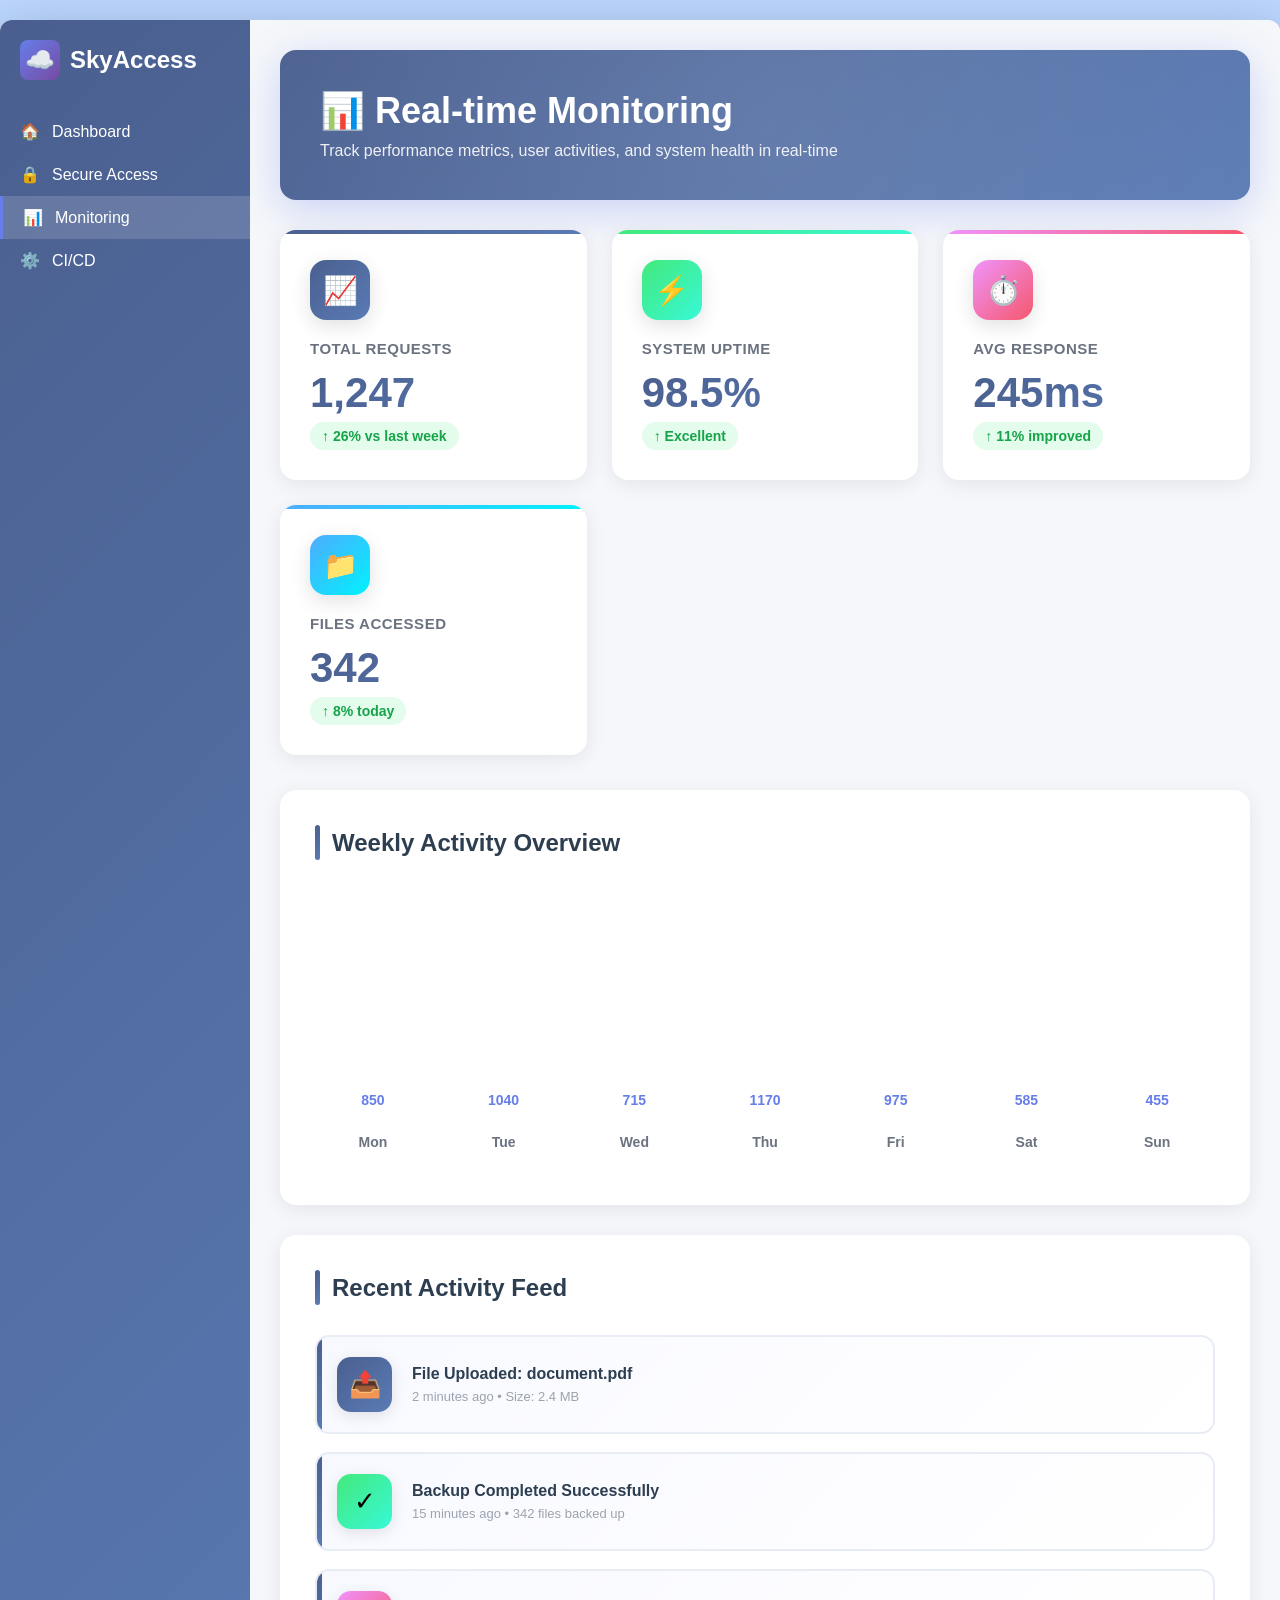
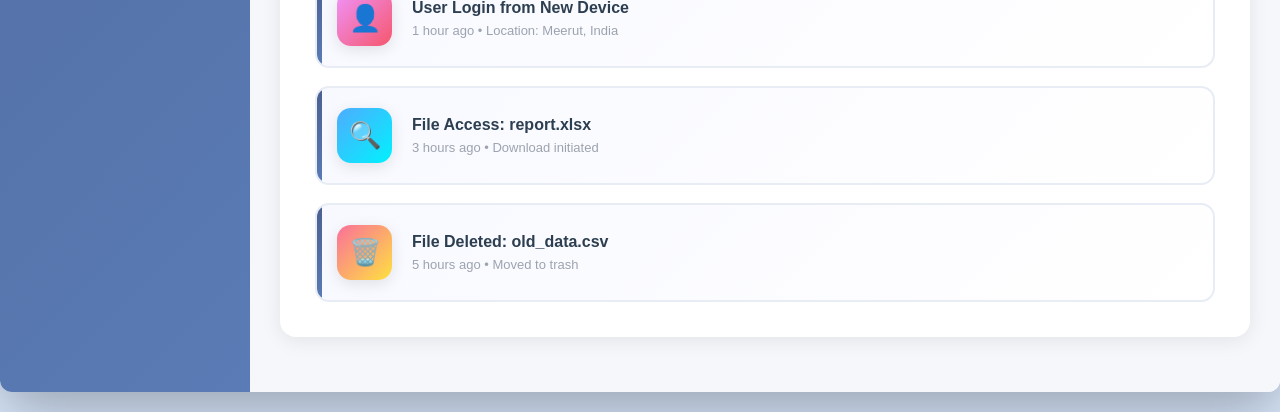
<file: dashboard/pages/2-monitoring.html>
<!DOCTYPE html>
<html lang="en">

<head>
    <meta charset="UTF-8">
    <meta name="viewport" content="width=device-width, initial-scale=1.0">
    <link rel="icon" type="image/svg+xml" href="../../assets/favicon.svg">
    <title>SkyAccess</title>
    <link rel="stylesheet" href="../dashboard.css">
    <link rel="stylesheet" href="../../loader.css">
    <style>
        .page-header {
            background: linear-gradient(135deg, #4a5f8f, #5a7bb5);
            padding: 40px;
            border-radius: 16px;
            margin-bottom: 30px;
            box-shadow: 0 10px 40px rgba(102, 126, 234, 0.3);
            position: relative;
            overflow: hidden;
        }

        .page-header::before {
            content: '';
            position: absolute;
            top: -50%;
            right: -50%;
            width: 200%;
            height: 200%;
            background: radial-gradient(circle, rgba(255, 255, 255, 0.1) 0%, transparent 70%);
            animation: rotate 20s linear infinite;
        }

        @keyframes rotate {
            from {
                transform: rotate(0deg);
            }

            to {
                transform: rotate(360deg);
            }
        }

        .page-header h1 {
            color: white;
            font-size: 36px;
            font-weight: 700;
            margin-bottom: 10px;
            position: relative;
            z-index: 1;
        }

        .page-header p {
            color: rgba(255, 255, 255, 0.9);
            font-size: 16px;
            position: relative;
            z-index: 1;
        }

        .metrics-grid {
            display: grid;
            grid-template-columns: repeat(auto-fit, minmax(240px, 1fr));
            gap: 25px;
            margin-bottom: 35px;
        }

        .metric-card {
            background: white;
            border-radius: 16px;
            padding: 30px;
            box-shadow: 0 4px 20px rgba(0, 0, 0, 0.08);
            transition: all 0.4s ease;
            position: relative;
            overflow: hidden;
        }

        .metric-card::before {
            content: '';
            position: absolute;
            top: 0;
            left: 0;
            width: 100%;
            height: 4px;
        }

        .metric-card.metric-1::before {
            background: linear-gradient(135deg, #4a5f8f, #5a7bb5);
        }

        .metric-card.metric-2::before {
            background: linear-gradient(90deg, #43e97b, #38f9d7);
        }

        .metric-card.metric-3::before {
            background: linear-gradient(90deg, #f093fb, #f5576c);
        }

        .metric-card.metric-4::before {
            background: linear-gradient(90deg, #4facfe, #00f2fe);
        }

        .metric-card:hover {
            transform: translateY(-10px);
            box-shadow: 0 12px 40px rgba(102, 126, 234, 0.25);
        }

        .metric-header {
            display: flex;
            align-items: center;
            gap: 15px;
            margin-bottom: 20px;
        }

        .metric-icon {
            width: 60px;
            height: 60px;
            border-radius: 16px;
            display: flex;
            align-items: center;
            justify-content: center;
            font-size: 28px;
            box-shadow: 0 6px 20px rgba(0, 0, 0, 0.12);
        }

        .metric-card.metric-1 .metric-icon {
            background: linear-gradient(135deg, #4a5f8f, #5a7bb5);
        }

        .metric-card.metric-2 .metric-icon {
            background: linear-gradient(135deg, #43e97b, #38f9d7);
        }

        .metric-card.metric-3 .metric-icon {
            background: linear-gradient(135deg, #f093fb, #f5576c);
        }

        .metric-card.metric-4 .metric-icon {
            background: linear-gradient(135deg, #4facfe, #00f2fe);
        }

        .metric-value {
            font-size: 42px;
            font-weight: 800;
            background: linear-gradient(135deg, #4a5f8f, #5a7bb5);
            -webkit-background-clip: text;
            -webkit-text-fill-color: transparent;
            background-clip: text;
            margin: 15px 0 8px 0;
            line-height: 1;
        }

        .metric-label {
            color: #6b7280;
            font-size: 15px;
            font-weight: 600;
            text-transform: uppercase;
            letter-spacing: 0.5px;
            margin-bottom: 8px;
        }

        .trend {
            font-size: 14px;
            font-weight: 600;
            display: inline-flex;
            align-items: center;
            gap: 5px;
            padding: 6px 12px;
            border-radius: 20px;
        }

        .trend-up {
            background: rgba(67, 233, 123, 0.15);
            color: #16a34a;
        }

        .trend-down {
            background: rgba(239, 68, 68, 0.15);
            color: #dc2626;
        }

        .chart-container {
            background: white;
            border-radius: 16px;
            padding: 35px;
            box-shadow: 0 4px 20px rgba(0, 0, 0, 0.08);
            margin-bottom: 30px;
        }

        .section-title {
            font-size: 24px;
            font-weight: 700;
            color: #2c3e50;
            margin-bottom: 30px;
            display: flex;
            align-items: center;
            gap: 12px;
        }

        .section-title::before {
            content: '';
            width: 5px;
            height: 35px;
            background: linear-gradient(135deg, #4a5f8f, #5a7bb5);
            border-radius: 10px;
        }

        .bar-chart {
            display: flex;
            align-items: flex-end;
            gap: 15px;
            height: 280px;
            margin-top: 30px;
            padding: 20px 0;
        }

        .bar-wrapper {
            flex: 1;
            display: flex;
            flex-direction: column;
            align-items: center;
            gap: 12px;
        }

        .bar {
            width: 100%;
            background: linear-gradient(135deg, #4a5f8f, #5a7bb5);
            border-radius: 12px 12px 0 0;
            position: relative;
            transition: all 0.4s ease;
            box-shadow: 0 4px 15px rgba(102, 126, 234, 0.3);
        }

        .bar:hover {
            transform: scaleY(1.05);
            box-shadow: 0 8px 25px rgba(102, 126, 234, 0.5);
        }

        .bar-value {
            position: absolute;
            top: -30px;
            left: 50%;
            transform: translateX(-50%);
            font-weight: 700;
            color: #667eea;
            font-size: 14px;
        }

        .bar-label {
            font-size: 14px;
            font-weight: 600;
            color: #6b7280;
        }

        .activity-section {
            background: white;
            border-radius: 16px;
            padding: 35px;
            box-shadow: 0 4px 20px rgba(0, 0, 0, 0.08);
            margin-bottom: 25px;
        }

        .activity-list {
            display: flex;
            flex-direction: column;
            gap: 18px;
        }

        .activity-item {
            display: flex;
            align-items: center;
            gap: 20px;
            padding: 20px;
            background: linear-gradient(135deg, #f8f9ff 0%, #ffffff 100%);
            border: 2px solid #e8ecf5;
            border-radius: 14px;
            transition: all 0.3s ease;
            position: relative;
            overflow: hidden;
        }

        .activity-item::before {
            content: '';
            position: absolute;
            left: 0;
            top: 0;
            width: 5px;
            height: 100%;
            background: linear-gradient(135deg, #4a5f8f, #5a7bb5);
        }

        .activity-item:hover {
            transform: translateX(10px);
            border-color: #667eea;
            box-shadow: 0 8px 25px rgba(102, 126, 234, 0.15);
        }

        .activity-icon {
            width: 55px;
            height: 55px;
            border-radius: 14px;
            display: flex;
            align-items: center;
            justify-content: center;
            font-size: 26px;
            flex-shrink: 0;
            box-shadow: 0 4px 15px rgba(0, 0, 0, 0.1);
        }

        .activity-icon.icon-upload {
            background: linear-gradient(135deg, #4a5f8f, #5a7bb5);
        }

        .activity-icon.icon-success {
            background: linear-gradient(135deg, #43e97b, #38f9d7);
        }

        .activity-icon.icon-user {
            background: linear-gradient(135deg, #f093fb, #f5576c);
        }

        .activity-icon.icon-access {
            background: linear-gradient(135deg, #4facfe, #00f2fe);
        }

        .activity-icon.icon-delete {
            background: linear-gradient(135deg, #fa709a, #fee140);
        }

        .activity-details {
            flex: 1;
        }

        .activity-title {
            font-weight: 700;
            color: #2c3e50;
            margin-bottom: 6px;
            font-size: 16px;
        }

        .activity-time {
            font-size: 13px;
            color: #9ca3af;
            font-weight: 500;
        }

        @media (max-width: 768px) {
            .page-header h1 {
                font-size: 28px;
            }

            .metrics-grid {
                grid-template-columns: 1fr;
            }

            .bar-chart {
                height: 200px;
            }

            .page-header {
                padding: 30px 25px;
            }

            .activity-item {
                flex-direction: column;
                text-align: center;
            }
        }
    </style>
</head>

<body>
    <div id="loader" class="loader hidden">
        <div class="spinner"></div>
        <p>Loading...</p>
    </div>

    <div class="container">
        <aside class="sidebar" id="sidebar">
            <a href="../../index.html" style="text-decoration: none; color: white;">
                <div class="logo">
                    <div class="logo-icon">☁️</div>
                    <span>SkyAccess</span>
                </div>
            </a>

            <nav>
                <a href="../dashboard.html" style="text-decoration: none; color: inherit;">
                    <div class="nav-item">
                        <span>🏠</span>
                        <span>Dashboard</span>
                    </div>
                </a>
                <a href="1-secure.html" style="text-decoration: none; color: inherit;">
                    <div class="nav-item">
                        <span>🔒</span>
                        <span>Secure Access</span>
                    </div>
                </a>
                <a href="2-monitoring.html" style="text-decoration: none; color: inherit;">
                    <div class="nav-item active">
                        <span>📊</span>
                        <span>Monitoring</span>
                    </div>
                </a>
                <a href="3-ci.html" style="text-decoration: none; color: inherit;">
                    <div class="nav-item">
                        <span>⚙️</span>
                        <span>CI/CD</span>
                    </div>
                </a>
            </nav>
        </aside>

        <main class="main-content">
            <div class="content">
                <div class="page-header">
                    <h1>📊 Real-time Monitoring</h1>
                    <p>Track performance metrics, user activities, and system health in real-time</p>
                </div>

                <div class="metrics-grid">
                    <div class="metric-card metric-1">
                        <div class="metric-header">
                            <div class="metric-icon">📈</div>
                        </div>
                        <div class="metric-label">Total Requests</div>
                        <div class="metric-value">1,247</div>
                        <span class="trend trend-up">↑ 26% vs last week</span>
                    </div>

                    <div class="metric-card metric-2">
                        <div class="metric-header">
                            <div class="metric-icon">⚡</div>
                        </div>
                        <div class="metric-label">System Uptime</div>
                        <div class="metric-value">98.5%</div>
                        <span class="trend trend-up">↑ Excellent</span>
                    </div>

                    <div class="metric-card metric-3">
                        <div class="metric-header">
                            <div class="metric-icon">⏱️</div>
                        </div>
                        <div class="metric-label">Avg Response</div>
                        <div class="metric-value">245ms</div>
                        <span class="trend trend-up">↑ 11% improved</span>
                    </div>

                    <div class="metric-card metric-4">
                        <div class="metric-header">
                            <div class="metric-icon">📁</div>
                        </div>
                        <div class="metric-label">Files Accessed</div>
                        <div class="metric-value">342</div>
                        <span class="trend trend-up">↑ 8% today</span>
                    </div>
                </div>

                <div class="chart-container">
                    <div class="section-title">Weekly Activity Overview</div>
                    <div class="bar-chart">
                        <div class="bar-wrapper">
                            <div class="bar" style="height: 65%;">
                                <span class="bar-value">850</span>
                            </div>
                            <span class="bar-label">Mon</span>
                        </div>
                        <div class="bar-wrapper">
                            <div class="bar" style="height: 80%;">
                                <span class="bar-value">1040</span>
                            </div>
                            <span class="bar-label">Tue</span>
                        </div>
                        <div class="bar-wrapper">
                            <div class="bar" style="height: 55%;">
                                <span class="bar-value">715</span>
                            </div>
                            <span class="bar-label">Wed</span>
                        </div>
                        <div class="bar-wrapper">
                            <div class="bar" style="height: 90%;">
                                <span class="bar-value">1170</span>
                            </div>
                            <span class="bar-label">Thu</span>
                        </div>
                        <div class="bar-wrapper">
                            <div class="bar" style="height: 75%;">
                                <span class="bar-value">975</span>
                            </div>
                            <span class="bar-label">Fri</span>
                        </div>
                        <div class="bar-wrapper">
                            <div class="bar" style="height: 45%;">
                                <span class="bar-value">585</span>
                            </div>
                            <span class="bar-label">Sat</span>
                        </div>
                        <div class="bar-wrapper">
                            <div class="bar" style="height: 35%;">
                                <span class="bar-value">455</span>
                            </div>
                            <span class="bar-label">Sun</span>
                        </div>
                    </div>
                </div>

                <div class="activity-section">
                    <div class="section-title">Recent Activity Feed</div>
                    <div class="activity-list">
                        <div class="activity-item">
                            <div class="activity-icon icon-upload">📤</div>
                            <div class="activity-details">
                                <div class="activity-title">File Uploaded: document.pdf</div>
                                <div class="activity-time">2 minutes ago • Size: 2.4 MB</div>
                            </div>
                        </div>

                        <div class="activity-item">
                            <div class="activity-icon icon-success">✓</div>
                            <div class="activity-details">
                                <div class="activity-title">Backup Completed Successfully</div>
                                <div class="activity-time">15 minutes ago • 342 files backed up</div>
                            </div>
                        </div>

                        <div class="activity-item">
                            <div class="activity-icon icon-user">👤</div>
                            <div class="activity-details">
                                <div class="activity-title">User Login from New Device</div>
                                <div class="activity-time">1 hour ago • Location: Meerut, India</div>
                            </div>
                        </div>

                        <div class="activity-item">
                            <div class="activity-icon icon-access">🔍</div>
                            <div class="activity-details">
                                <div class="activity-title">File Access: report.xlsx</div>
                                <div class="activity-time">3 hours ago • Download initiated</div>
                            </div>
                        </div>

                        <div class="activity-item">
                            <div class="activity-icon icon-delete">🗑️</div>
                            <div class="activity-details">
                                <div class="activity-title">File Deleted: old_data.csv</div>
                                <div class="activity-time">5 hours ago • Moved to trash</div>
                            </div>
                        </div>
                    </div>
                </div>
            </div>
        </main>
    </div>

    <script>
        const hamburger = document.getElementById('hamburger');
        const sidebar = document.getElementById('sidebar');

        if (hamburger) {
            hamburger.addEventListener('click', () => {
                sidebar.classList.toggle('active');
            });

            document.addEventListener('click', (e) => {
                if (!sidebar.contains(e.target) && !hamburger.contains(e.target)) {
                    sidebar.classList.remove('active');
                }
            });
        }
    </script>
    <script src="../../loader.js"></script>
</body>

</html>
</file>
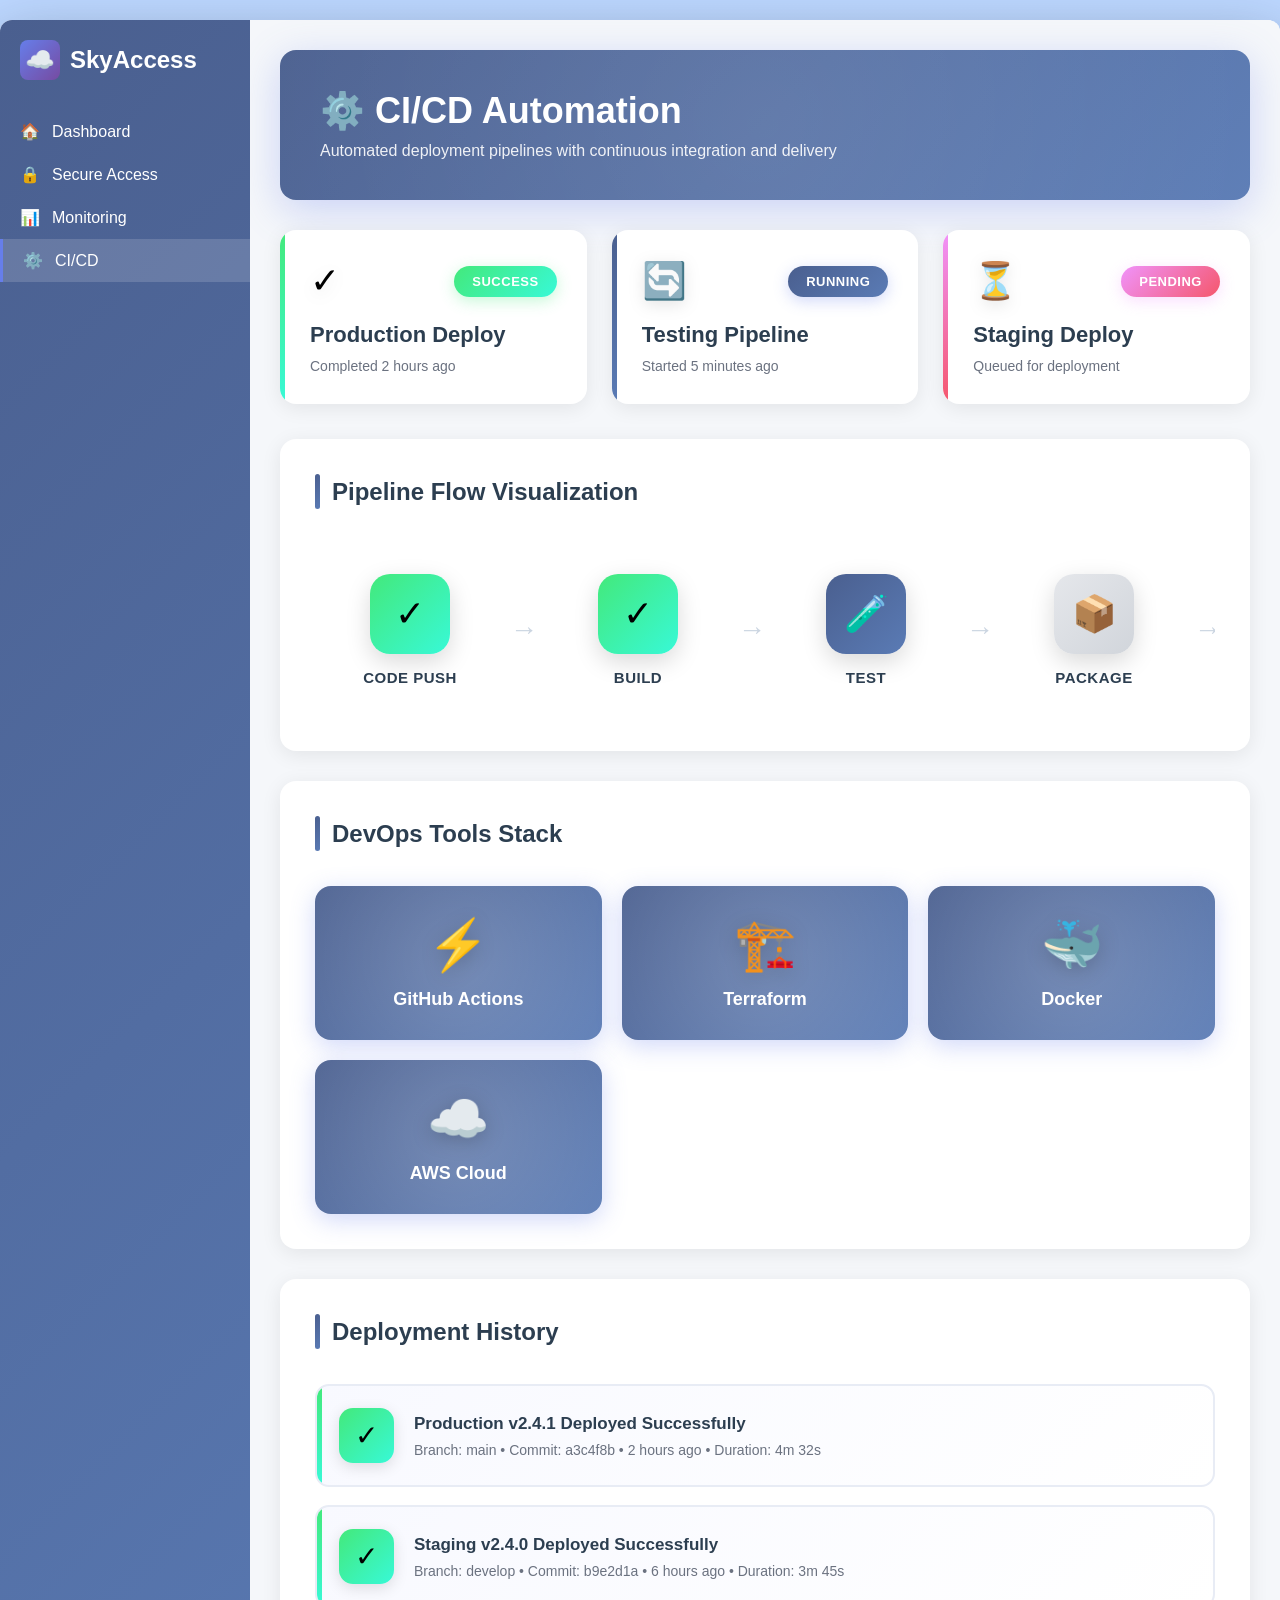
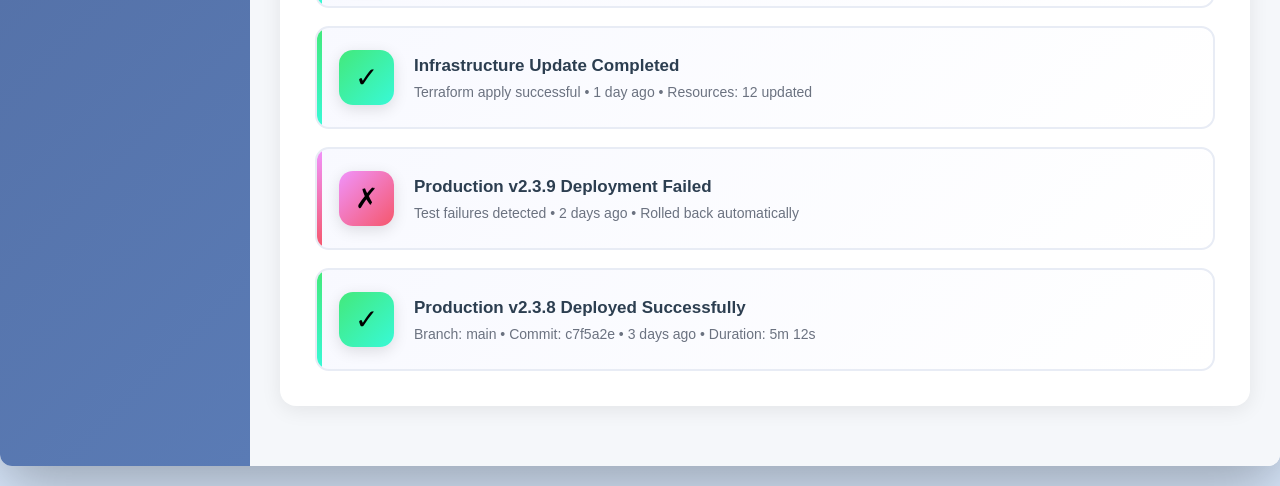
<file: dashboard/pages/3-ci.html>
<!DOCTYPE html>
<html lang="en">

<head>
    <meta charset="UTF-8">
    <meta name="viewport" content="width=device-width, initial-scale=1.0">
    <link rel="icon" type="image/svg+xml" href="../../assets/favicon.svg">
    <title>SkyAccess</title>
    <link rel="stylesheet" href="../dashboard.css">
    <link rel="stylesheet" href="../../loader.css">
    <style>
        .page-header {
            background: linear-gradient(135deg, #4a5f8f, #5a7bb5);
            padding: 40px;
            border-radius: 16px;
            margin-bottom: 30px;
            box-shadow: 0 10px 40px rgba(102, 126, 234, 0.3);
            position: relative;
            overflow: hidden;
        }

        .page-header::before {
            content: '';
            position: absolute;
            top: -50%;
            right: -50%;
            width: 200%;
            height: 200%;
            background: radial-gradient(circle, rgba(255, 255, 255, 0.1) 0%, transparent 70%);
            animation: rotate 20s linear infinite;
        }

        @keyframes rotate {
            from {
                transform: rotate(0deg);
            }

            to {
                transform: rotate(360deg);
            }
        }

        .page-header h1 {
            color: white;
            font-size: 36px;
            font-weight: 700;
            margin-bottom: 10px;
            position: relative;
            z-index: 1;
        }

        .page-header p {
            color: rgba(255, 255, 255, 0.9);
            font-size: 16px;
            position: relative;
            z-index: 1;
        }

        .pipeline-status {
            display: grid;
            grid-template-columns: repeat(auto-fit, minmax(280px, 1fr));
            gap: 25px;
            margin-bottom: 35px;
        }

        .status-card {
            background: white;
            border-radius: 16px;
            padding: 30px;
            box-shadow: 0 4px 20px rgba(0, 0, 0, 0.08);
            transition: all 0.4s ease;
            position: relative;
            overflow: hidden;
        }

        .status-card::before {
            content: '';
            position: absolute;
            left: 0;
            top: 0;
            width: 5px;
            height: 100%;
        }

        .status-success::before {
            background: linear-gradient(180deg, #43e97b, #38f9d7);
        }

        .status-running::before {
            background: linear-gradient(135deg, #4a5f8f, #5a7bb5);
        }

        .status-pending::before {
            background: linear-gradient(180deg, #f093fb, #f5576c);
        }

        .status-card:hover {
            transform: translateY(-10px);
            box-shadow: 0 12px 40px rgba(102, 126, 234, 0.25);
        }

        .status-header {
            display: flex;
            justify-content: space-between;
            align-items: center;
            margin-bottom: 20px;
        }

        .status-icon {
            font-size: 36px;
            filter: drop-shadow(0 4px 8px rgba(0, 0, 0, 0.1));
        }

        .status-badge {
            padding: 8px 18px;
            border-radius: 25px;
            font-size: 13px;
            font-weight: 700;
            text-transform: uppercase;
            letter-spacing: 0.5px;
        }

        .badge-success {
            background: linear-gradient(135deg, #43e97b, #38f9d7);
            color: white;
            box-shadow: 0 4px 15px rgba(67, 233, 123, 0.3);
        }

        .badge-running {
            background: linear-gradient(135deg, #4a5f8f, #5a7bb5);
            color: white;
            box-shadow: 0 4px 15px rgba(102, 126, 234, 0.3);
        }

        .badge-pending {
            background: linear-gradient(135deg, #f093fb, #f5576c);
            color: white;
            box-shadow: 0 4px 15px rgba(240, 147, 251, 0.3);
        }

        .status-title {
            font-size: 22px;
            font-weight: 700;
            color: #2c3e50;
            margin-bottom: 10px;
        }

        .status-time {
            font-size: 14px;
            color: #6b7280;
            font-weight: 500;
        }

        .pipeline-section {
            background: white;
            border-radius: 16px;
            padding: 35px;
            box-shadow: 0 4px 20px rgba(0, 0, 0, 0.08);
            margin-bottom: 30px;
        }

        .section-title {
            font-size: 24px;
            font-weight: 700;
            color: #2c3e50;
            margin-bottom: 35px;
            display: flex;
            align-items: center;
            gap: 12px;
        }

        .section-title::before {
            content: '';
            width: 5px;
            height: 35px;
            background: linear-gradient(135deg, #4a5f8f, #5a7bb5);
            border-radius: 10px;
        }

        .pipeline-flow {
            display: flex;
            align-items: center;
            gap: 20px;
            overflow-x: auto;
            padding: 30px 15px;
        }

        .pipeline-step {
            min-width: 160px;
            text-align: center;
            position: relative;
        }

        .step-circle {
            width: 80px;
            height: 80px;
            border-radius: 20px;
            display: flex;
            align-items: center;
            justify-content: center;
            font-size: 36px;
            margin: 0 auto 15px;
            box-shadow: 0 8px 25px rgba(0, 0, 0, 0.15);
            transition: all 0.3s ease;
        }

        .step-circle:hover {
            transform: scale(1.1);
        }

        .step-complete {
            background: linear-gradient(135deg, #43e97b, #38f9d7);
        }

        .step-active {
            background: linear-gradient(135deg, #4a5f8f, #5a7bb5);
            animation: pulse 2s infinite;
        }

        .step-pending {
            background: linear-gradient(135deg, #e5e7eb, #d1d5db);
        }

        @keyframes pulse {

            0%,
            100% {
                transform: scale(1);
                box-shadow: 0 8px 25px rgba(102, 126, 234, 0.4);
            }

            50% {
                transform: scale(1.08);
                box-shadow: 0 12px 35px rgba(102, 126, 234, 0.6);
            }
        }

        .step-arrow {
            font-size: 28px;
            color: #cbd5e1;
            font-weight: 700;
        }

        .step-label {
            font-size: 15px;
            font-weight: 700;
            color: #2c3e50;
            text-transform: uppercase;
            letter-spacing: 0.5px;
        }

        .tools-grid {
            display: grid;
            grid-template-columns: repeat(auto-fit, minmax(220px, 1fr));
            gap: 20px;
            margin-top: 25px;
        }

        .tool-card {
            background: linear-gradient(135deg, #4a5f8f, #5a7bb5);
            color: white;
            padding: 30px;
            border-radius: 16px;
            text-align: center;
            transition: all 0.4s ease;
            box-shadow: 0 6px 25px rgba(102, 126, 234, 0.3);
            position: relative;
            overflow: hidden;
        }

        .tool-card::before {
            content: '';
            position: absolute;
            top: -50%;
            right: -50%;
            width: 200%;
            height: 200%;
            background: radial-gradient(circle, rgba(255, 255, 255, 0.2) 0%, transparent 70%);
            transition: all 0.5s ease;
        }

        .tool-card:hover {
            transform: translateY(-10px);
            box-shadow: 0 12px 40px rgba(102, 126, 234, 0.5);
        }

        .tool-card:hover::before {
            transform: rotate(180deg);
        }

        .tool-icon {
            font-size: 50px;
            margin-bottom: 15px;
            filter: drop-shadow(0 4px 10px rgba(0, 0, 0, 0.2));
            position: relative;
            z-index: 1;
        }

        .tool-name {
            font-weight: 700;
            font-size: 18px;
            position: relative;
            z-index: 1;
        }

        .deployment-history {
            margin-top: 25px;
            display: flex;
            flex-direction: column;
            gap: 18px;
        }

        .history-item {
            display: flex;
            align-items: center;
            gap: 20px;
            padding: 22px;
            background: linear-gradient(135deg, #f8f9ff 0%, #ffffff 100%);
            border: 2px solid #e8ecf5;
            border-radius: 14px;
            transition: all 0.3s ease;
            position: relative;
            overflow: hidden;
        }

        .history-item::before {
            content: '';
            position: absolute;
            left: 0;
            top: 0;
            width: 5px;
            height: 100%;
        }

        .history-success::before {
            background: linear-gradient(180deg, #43e97b, #38f9d7);
        }

        .history-failed::before {
            background: linear-gradient(180deg, #f093fb, #f5576c);
        }

        .history-item:hover {
            transform: translateX(10px);
            border-color: #667eea;
            box-shadow: 0 8px 25px rgba(102, 126, 234, 0.15);
        }

        .history-icon {
            width: 55px;
            height: 55px;
            border-radius: 14px;
            display: flex;
            align-items: center;
            justify-content: center;
            font-size: 28px;
            flex-shrink: 0;
            box-shadow: 0 4px 15px rgba(0, 0, 0, 0.12);
        }

        .history-icon.icon-success {
            background: linear-gradient(135deg, #43e97b, #38f9d7);
        }

        .history-icon.icon-failed {
            background: linear-gradient(135deg, #f093fb, #f5576c);
        }

        .history-details {
            flex: 1;
        }

        .history-title {
            font-weight: 700;
            color: #2c3e50;
            margin-bottom: 8px;
            font-size: 17px;
        }

        .history-info {
            font-size: 14px;
            color: #6b7280;
            font-weight: 500;
        }

        @media (max-width: 768px) {
            .page-header h1 {
                font-size: 28px;
            }

            .pipeline-flow {
                flex-direction: column;
                padding: 20px 10px;
            }

            .step-arrow {
                transform: rotate(90deg);
            }

            .pipeline-status,
            .tools-grid {
                grid-template-columns: 1fr;
            }

            .page-header {
                padding: 30px 25px;
            }

            .history-item {
                flex-direction: column;
                text-align: center;
            }
        }
    </style>
</head>

<body>
    <div id="loader" class="loader hidden">
        <div class="spinner"></div>
        <p>Loading...</p>
    </div>

    <div class="container">
        <a href="../../index.html" style="text-decoration: none; color: white;">
            <aside class="sidebar" id="sidebar">
                <div class="logo">
                    <div class="logo-icon">☁️</div>
                    <span>SkyAccess</span>
                </div>
        </a>
        <nav>
            <a href="../dashboard.html" style="text-decoration: none; color: inherit;">
                <div class="nav-item">
                    <span>🏠</span>
                    <span>Dashboard</span>
                </div>
            </a>
            <a href="1-secure.html" style="text-decoration: none; color: inherit;">
                <div class="nav-item">
                    <span>🔒</span>
                    <span>Secure Access</span>
                </div>
            </a>
            <a href="2-monitoring.html" style="text-decoration: none; color: inherit;">
                <div class="nav-item">
                    <span>📊</span>
                    <span>Monitoring</span>
                </div>
            </a>
            <a href="3-ci.html" style="text-decoration: none; color: inherit;">
                <div class="nav-item active">
                    <span>⚙️</span>
                    <span>CI/CD</span>
                </div>
            </a>
        </nav>
        </aside>

        <main class="main-content">
            <div class="content">
                <div class="page-header">
                    <h1>⚙️ CI/CD Automation</h1>
                    <p>Automated deployment pipelines with continuous integration and delivery</p>
                </div>

                <div class="pipeline-status">
                    <div class="status-card status-success">
                        <div class="status-header">
                            <span class="status-icon">✓</span>
                            <span class="status-badge badge-success">Success</span>
                        </div>
                        <div class="status-title">Production Deploy</div>
                        <div class="status-time">Completed 2 hours ago</div>
                    </div>

                    <div class="status-card status-running">
                        <div class="status-header">
                            <span class="status-icon">🔄</span>
                            <span class="status-badge badge-running">Running</span>
                        </div>
                        <div class="status-title">Testing Pipeline</div>
                        <div class="status-time">Started 5 minutes ago</div>
                    </div>

                    <div class="status-card status-pending">
                        <div class="status-header">
                            <span class="status-icon">⏳</span>
                            <span class="status-badge badge-pending">Pending</span>
                        </div>
                        <div class="status-title">Staging Deploy</div>
                        <div class="status-time">Queued for deployment</div>
                    </div>
                </div>

                <div class="pipeline-section">
                    <div class="section-title">Pipeline Flow Visualization</div>
                    <div class="pipeline-flow">
                        <div class="pipeline-step">
                            <div class="step-circle step-complete">✓</div>
                            <div class="step-label">Code Push</div>
                        </div>
                        <div class="step-arrow">→</div>
                        <div class="pipeline-step">
                            <div class="step-circle step-complete">✓</div>
                            <div class="step-label">Build</div>
                        </div>
                        <div class="step-arrow">→</div>
                        <div class="pipeline-step">
                            <div class="step-circle step-active">🧪</div>
                            <div class="step-label">Test</div>
                        </div>
                        <div class="step-arrow">→</div>
                        <div class="pipeline-step">
                            <div class="step-circle step-pending">📦</div>
                            <div class="step-label">Package</div>
                        </div>
                        <div class="step-arrow">→</div>
                        <div class="pipeline-step">
                            <div class="step-circle step-pending">🚀</div>
                            <div class="step-label">Deploy</div>
                        </div>
                    </div>
                </div>

                <div class="pipeline-section">
                    <div class="section-title">DevOps Tools Stack</div>
                    <div class="tools-grid">
                        <div class="tool-card">
                            <div class="tool-icon">⚡</div>
                            <div class="tool-name">GitHub Actions</div>
                        </div>
                        <div class="tool-card">
                            <div class="tool-icon">🏗️</div>
                            <div class="tool-name">Terraform</div>
                        </div>
                        <div class="tool-card">
                            <div class="tool-icon">🐳</div>
                            <div class="tool-name">Docker</div>
                        </div>
                        <div class="tool-card">
                            <div class="tool-icon">☁️</div>
                            <div class="tool-name">AWS Cloud</div>
                        </div>
                    </div>
                </div>

                <div class="pipeline-section">
                    <div class="section-title">Deployment History</div>
                    <div class="deployment-history">
                        <div class="history-item history-success">
                            <div class="history-icon icon-success">✓</div>
                            <div class="history-details">
                                <div class="history-title">Production v2.4.1 Deployed Successfully</div>
                                <div class="history-info">Branch: main • Commit: a3c4f8b • 2 hours ago • Duration: 4m
                                    32s</div>
                            </div>
                        </div>

                        <div class="history-item history-success">
                            <div class="history-icon icon-success">✓</div>
                            <div class="history-details">
                                <div class="history-title">Staging v2.4.0 Deployed Successfully</div>
                                <div class="history-info">Branch: develop • Commit: b9e2d1a • 6 hours ago • Duration: 3m
                                    45s</div>
                            </div>
                        </div>

                        <div class="history-item history-success">
                            <div class="history-icon icon-success">✓</div>
                            <div class="history-details">
                                <div class="history-title">Infrastructure Update Completed</div>
                                <div class="history-info">Terraform apply successful • 1 day ago • Resources: 12 updated
                                </div>
                            </div>
                        </div>

                        <div class="history-item history-failed">
                            <div class="history-icon icon-failed">✗</div>
                            <div class="history-details">
                                <div class="history-title">Production v2.3.9 Deployment Failed</div>
                                <div class="history-info">Test failures detected • 2 days ago • Rolled back
                                    automatically</div>
                            </div>
                        </div>

                        <div class="history-item history-success">
                            <div class="history-icon icon-success">✓</div>
                            <div class="history-details">
                                <div class="history-title">Production v2.3.8 Deployed Successfully</div>
                                <div class="history-info">Branch: main • Commit: c7f5a2e • 3 days ago • Duration: 5m 12s
                                </div>
                            </div>
                        </div>
                    </div>
                </div>
            </div>
        </main>
    </div>

    <script>
        const hamburger = document.getElementById('hamburger');
        const sidebar = document.getElementById('sidebar');

        if (hamburger) {
            hamburger.addEventListener('click', () => {
                sidebar.classList.toggle('active');
            });

            document.addEventListener('click', (e) => {
                if (!sidebar.contains(e.target) && !hamburger.contains(e.target)) {
                    sidebar.classList.remove('active');
                }
            });
        }
    </script>
    <script src="../../loader.js"></script>
</body>

</html>
</file>
<file: style.css>
/* ScrollBar  */

::-webkit-scrollbar {
    width: 10px;
}

::-webkit-scrollbar-track {
    background: transparent;
}

::-webkit-scrollbar-thumb {
    background: linear-gradient(135deg, #4c6eb5, #3b5998);
    border-top-left-radius: 50px;
    border-bottom-left-radius: 50px;
}

::-webkit-scrollbar-thumb:hover {
    background: linear-gradient(135deg, #4299e1, #3182ce);
}

html,
body {
    max-width: 100%;
    overflow-x: hidden;
}

/* For All  */

* {
    margin: 0;
    padding: 0;
    box-sizing: border-box;
}

/* Body  */

body {
    font-family: -apple-system, BlinkMacSystemFont, 'Segoe UI', sans-serif;
    color: #1a202c;
    overflow-x: hidden;
}

/* Hero Section  */

.hero {
    background: linear-gradient(180deg, #e8f0fc 0%, #dbeafe 100%);
    padding: 5rem 5% 8rem;
    display: grid;
    grid-template-columns: 1fr 1fr;
    gap: 4rem;
    align-items: center;
    position: relative;
    overflow: hidden;
    padding-top: 10rem;
}

.hero::before {
    content: '';
    position: absolute;
    bottom: 0;
    left: 0;
    right: 0;
    height: 200px;
    background: url('data:image/svg+xml,<svg xmlns="http://www.w3.org/2000/svg" viewBox="0 0 1200 120"><path d="M0,60 Q300,100 600,60 T1200,60 L1200,120 L0,120 Z" fill="%23f7fafc"/></svg>') no-repeat bottom;
    background-size: cover;
}

.hero-content h1 {
    font-size: 3.65rem;
    line-height: 1.2;
    color: #1a365d;
    margin-top: -3.0rem;
    margin-bottom: 1.5rem;
}

.hero-tagline {
    font-size: 1.3rem;
    color: #4a5568;
    margin-bottom: 0.9rem;
}

.hero-buttons {
    display: flex;
    gap: 1rem;
    margin-top: 2rem;
}

.hero-image {
    position: relative;
    animation: float 3s ease-in-out infinite;
    overflow: hidden;
    border-radius: 18px;
}

.hero-dashboard-image {
    width: 100%;
    max-width: 100%;
    height: auto;
    display: block;
    border-radius: 12px;
    box-shadow: 0 20px 60px rgba(0, 0, 0, 0.3);
}

@keyframes float {

    0%,
    100% {
        transform: translateY(0);
    }

    50% {
        transform: translateY(-20px);
    }
}

/* Key Features Section */

section {
    padding: 5rem 5%;
    background: #f7fafc;
}

.section-title {
    text-align: center;
    font-size: 2.5rem;
    color: #1a365d;
    margin-bottom: 3rem;
}

.features-grid {
    display: grid;
    grid-template-columns: repeat(auto-fit, minmax(250px, 1fr));
    gap: 2rem;
    max-width: 1200px;
    margin: 0 auto;
}

.feature-card {
    background: white;
    padding: 2rem;
    border-radius: 12px;
    box-shadow: 0 4px 12px rgba(0, 0, 0, 0.08);
    transition: transform 0.3s;
}

.feature-card:hover {
    transform: translateY(-5px);
    box-shadow: 0 8px 24px rgba(0, 0, 0, 0.12);
}

.feature-icon {
    width: 60px;
    height: 60px;
    border-radius: 12px;
    display: flex;
    align-items: center;
    justify-content: center;
    font-size: 2rem;
    margin-bottom: 1rem;
}

.icon-blue {
    background: linear-gradient(135deg, #4299e1, #3182ce);
}

.icon-red {
    background: linear-gradient(135deg, #fc8181, #e53e3e);
}

.icon-cyan {
    background: linear-gradient(135deg, #4fd1c5, #38b2ac);
}

.icon-purple {
    background: linear-gradient(135deg, #9f7aea, #805ad5);
}

.feature-card h3 {
    font-size: 1.3rem;
    color: #2d3748;
    margin-bottom: 0.8rem;
}

.feature-card p {
    color: #718096;
    line-height: 1.6;
}

/* Work Section  */

.works-section {
    background: white;
}

.works-grid {
    display: grid;
    grid-template-columns: repeat(3, 1fr);
    gap: 2rem;
    max-width: 1200px;
    margin: 0 auto;
    position: relative;
}

.works-grid::before {
    content: '';
    position: absolute;
    top: 50%;
    left: 10%;
    right: 10%;
    height: 2px;
    background: linear-gradient(90deg, #cbd5e0 0%, #cbd5e0 33%, transparent 33%, transparent 34%, #cbd5e0 34%, #cbd5e0 66%, transparent 66%, transparent 67%, #cbd5e0 67%);
    z-index: 0;
}

.work-step {
    background: #f7fafc;
    padding: 2rem;
    border-radius: 12px;
    text-align: center;
    position: relative;
    z-index: 1;
}

.step-icon {
    width: 70px;
    height: 70px;
    margin: 0 auto 1.5rem;
    background: linear-gradient(135deg, #4299e1, #3182ce);
    border-radius: 12px;
    display: flex;
    align-items: center;
    justify-content: center;
    font-size: 2rem;
}

.work-step h3 {
    font-size: 1.2rem;
    color: #2d3748;
    margin-bottom: 1rem;
}

.work-step p {
    color: #718096;
    line-height: 1.6;
}

.display {
    background: transparent;
    padding: 5rem 5% 8rem;
    display: flex;
    justify-content: center;
    align-items: center;
    position: relative;
    overflow: hidden;
}

.display-image {
    position: relative;
    animation: float 3s ease-in-out infinite;
    width: 100%;
}

.dashboard-mockup {
    background: linear-gradient(135deg, #4c6eb5, #3b5998);
    border-radius: 12px;
    padding: 1rem;
}

.mockup-header {
    background: #2d4a7c;
    padding: 0.5rem 1rem;
    border-radius: 8px 8px 0 0;
    display: flex;
    justify-content: space-between;
    align-items: center;
    color: white;
    font-size: 0.85rem;
}

.mockup-body {
    background: white;
    padding: 1.5rem;
    border-radius: 0 0 8px 8px;
    min-height: 280px;
}

.upload-area {
    background: linear-gradient(135deg, #ebf4ff, #dbeafe);
    border: 2px dashed #3b82f6;
    border-radius: 8px;
    padding: 2rem;
    text-align: center;
    margin-bottom: 1.5rem;
}

.file-item {
    display: grid;
    grid-template-columns: 2fr 1fr 1fr auto;
    gap: 1rem;
    padding: 0.8rem;
    background: #f7fafc;
    border-radius: 6px;
    margin-bottom: 0.5rem;
    font-size: 0.85rem;
}

@keyframes float {

    0%,
    100% {
        transform: translateY(0);
    }

    50% {
        transform: translateY(-20px);
    }
}

/* Ready to Build Section  */

.cta-section {
    background: linear-gradient(135deg, #ebf4ff);
    border-radius: 50px;
    padding: 4rem 5%;
    text-align: center;
    margin-top: -7.5rem;
}

.cta-section h2 {
    color: #4a5568;
    font-size: 2.2rem;
    margin-bottom: 2rem;
}

.cta-buttons {
    display: flex;
    gap: 1rem;
    justify-content: center;
}

.btn-white {
    background: white;
    color: #22198d;
}

.same:hover {
    transform: translateY(-2px);
    box-shadow: 0 8px 20px #22198d;
}

.btn-outline {
    background: transparent;
    color: white;
    border: 2px solid white;
}

/* Responsive Tablet  */

@media (max-width : 1024px) {

    /* Hero Section  */

    .hero-content h1 {
        font-size: 2.65rem;
    }

    .hero-image {
        margin-top: -100px;
    }

    /* Ready to Build Section  */

    .cta-section h2 {
        font-size: 2rem;
    }

}

@media (max-width : 480px) {

    /* Hero Section  */

    .hero {
        display: block;
        padding-top: 9.5rem;
    }

    .hero-content h1 {
        font-size: 2.5rem;
    }

    .hero-image {
        margin-top: 50px;
    }

    /* Key Features Section */

    .section-title {
        margin-top: -2rem;
    }

    /* Work Section  */

    .works-grid {
        display: block;
    }

    .work-step {
        margin-bottom: 2rem;
    }

    .display {
        padding: 2rem 1rem;
    }

    .display-image {
        animation: none;
    }

    .mockup-header {
        font-size: 0.8rem;
    }

    .upload-area {
        padding: 1.5rem 1rem;
    }

    .file-item {
        grid-template-columns: 1fr;
        gap: 0.4rem;
        font-size: 0.8rem;
    }

    .file-item span:last-child {
        text-align: right;
    }

    /* Ready to Build Section  */

    .cta-section {
        margin-top: -4rem;
    }

}
</file>
<file: znavbar.css>
/* ScrollBar */
::-webkit-scrollbar {
    width: 10px;
}

::-webkit-scrollbar-track {
    background: transparent;
}

::-webkit-scrollbar-thumb {
    background: linear-gradient(135deg, #4c6eb5, #3b5998);
    border-radius: 50px;
}

::-webkit-scrollbar-thumb:hover {
    background: linear-gradient(135deg, #4299e1, #3182ce);
}

/* For all */
* {
    margin: 0;
    padding: 0;
    box-sizing: border-box;
}

body {
    font-family: -apple-system, BlinkMacSystemFont, 'Segoe UI', sans-serif;
    color: #1a202c;
    overflow-x: hidden;
}

/* Navbar */

nav {
    display: flex;
    justify-content: space-between;
    align-items: center;
    padding: 1.8rem 5%;
    background: #e8f0fc;
    position: fixed;
    width: 100%;
    top: 0;
    z-index: 100;
}

.logo {
    display: flex;
    align-items: center;
    gap: 0.7rem;
    font-size: 1.3rem;
    font-weight: 600;
    color: #2d3748;
}

.logo a {
    text-decoration: none;
    color: #2d3748;
}

.cloud-icon {
    width: 42px;
    height: 42px;
    background: linear-gradient(135deg, #4299e1, #3182ce);
    border-radius: 50%;
    display: flex;
    align-items: center;
    justify-content: center;
    font-size: 1.5rem;
}

.nav-links {
    display: flex;
    gap: 2rem;
    align-items: center;
}

.nav-links a {
    text-decoration: none;
    color: #4a5568;
    font-weight: 500;
    transition: color 0.3s;
}

.nav-links a:hover {
    color: #2b6cb0;
}

.btn {
    padding: 0.7rem 1.5rem;
    border-radius: 8px;
    font-weight: 600;
    border: none;
    cursor: pointer;
    font-size: 0.95rem;
    transition: all 0.3s;
    display: inline-block;
    text-decoration: none;
    white-space: nowrap;
    text-align: center;
    position: relative;
    z-index: 10;
    pointer-events: auto;
}

.btn-primary {
    background: linear-gradient(135deg, #ed8936, #dd6b20);
    color: white;
}
.btn-primary:hover {
    transform: translateY(-2px);
    box-shadow: 0 8px 20px rgba(237, 137, 54, 0.4);
}

.btn-secondary {
    background: white;
    color: #2d3748;
    border: 2px solid #e2e8f0;
}

.btn-secondary:hover {
    transform: translateY(-2px);
    border-color: #afafaf;
}
/* Hamburger */

.hamburger {
    display: none;
    flex-direction: column;
    cursor: pointer;
    gap: 6px;
}

.hamburger span {
    width: 28px;
    height: 3px;
    background: #2d3748;
    border-radius: 5px;
    transition: all 0.3s ease;
}

.hamburger.active span:nth-child(1) {
    transform: rotate(45deg) translate(5px, 6px);
}

.hamburger.active span:nth-child(2) {
    opacity: 0;
}

.hamburger.active span:nth-child(3) {
    transform: rotate(-45deg) translate(5px, -6px);
}

/* RESPONSIVE */

@media (max-width: 1024px) {

    nav {
        padding: 1.2rem 2rem;
    }

    .nav-links {
        position: absolute;
        top: 100%;
        left: 0;
        width: 100%;
        background: #e8f0fc;
        flex-direction: column;
        gap: 1.5rem;
        padding: 0;
        max-height: 0;
        overflow: hidden;
        opacity: 0;
        transform: translateY(-10px);
        transition:
            max-height 0.4s ease,
            opacity 0.3s ease,
            transform 0.3s ease;
    }

    .nav-links.active {
        max-height: 400px;
        padding: 2rem 0;
        opacity: 1;
        transform: translateY(0);
    }

    .nav-links a {
        width: 100%;
        text-align: center;
        padding: 0.6rem 0;
        transition: color 0.3s;
    }

    .nav-links a:hover {
        color: #2b6cb0;
    }

    .hamburger {
        display: flex;
    }
}
</file>
<file: zzfooter.css>
/* Footer */
.footer {
  margin-top: 6rem;
  background: #2d4a7c;
  color: #ffffff;
}

.footer-container {
  max-width: 1200px;
  margin: auto;
  padding: 60px 20px;
  display: grid;
  grid-template-columns: repeat(auto-fit, minmax(220px, 1fr));
  gap: 3rem;
  text-align: center;
}

.logo-img {
  width: 90px;
  height: auto;
  margin-bottom: 1rem;
}

.footer-box h3 {
  font-size: 20px;
  margin-bottom: 8px;
}

.footer-box p {
  color: #d6d6ff;
  font-size: 15px;
  line-height: 1.6;
}

.underline {
  width: 40px;
  height: 3px;
  background: #ff2e63;
  display: block;
  margin-bottom: 20px;
  margin-left: auto;
  margin-right: auto;
}

.footer-box ul {
  list-style: none;
  padding: 0;
}

.footer-box ul li {
  margin-bottom: 10px;
}

.footer-box ul li a {
  color: #d6d6ff;
  text-decoration: none;
  transition: 0.3s;
}

.footer-box ul li a:hover {
  color: #ffffff;
  padding-left: 6px;
}

.footer-bottom {
  text-align: center;
  padding: 16px;
  font-size: 14px;
  border-top: 1px solid rgba(255, 255, 255, 0.2);
}

/*  Tablet Responsive */

@media (max-width: 1024px) {
  .footer-container {
    text-align: center;
  }

  .underline {
    margin-left: auto;
    margin-right: auto;
  }
}

/* Mobile Responsive*/

@media (max-width: 480px) {
  .footer {
    margin-top: 4rem;
  }

  .footer-container {
    gap: 2rem;
  }

  .logo-img {
    margin-left: auto;
    margin-right: auto;
  }
}
</file>
<file: 1-features/features.css>
html,
body {
    max-width: 100%;
    overflow-x: hidden;
}

/* NavBar */

.nav-links a.active {
    color: #1a365d;
    font-weight: bold;
}

/* Hero Section  */

.hero {
    background: linear-gradient(180deg, #e8f0fc 0%, #dbeafe 100%);
    padding: 5rem 5% 8rem;
    display: flex;
    justify-content: center;
    align-items: center;
    gap: 4rem;
    position: relative;
    overflow: hidden;
    padding-top: 9rem;
}

.hero::before {
    content: '';
    position: absolute;
    bottom: 0;
    left: 0;
    right: 0;
    height: 200px;
    background: url('data:image/svg+xml,<svg xmlns="http://www.w3.org/2000/svg" viewBox="0 0 1200 120"><path d="M0,60 Q300,100 600,60 T1200,60 L1200,120 L0,120 Z" fill="%23f7fafc"/></svg>') no-repeat bottom;
    background-size: cover;
}

.hero-content h1 {
    font-size: 2.65rem;
    line-height: 1.2;
    color: #1a365d;
    margin-bottom: 1.5rem;
}

.hero-tagline {
    display: flex;
    justify-content: center;
    align-items: center;
    font-size: 1.3rem;
    color: #4a5568;
    margin-bottom: 2.8rem;
}

/* Auth Section */

section {
    padding: 1rem 5%;
    background: #f7fafc;
}

#auth {
    display: grid;
    grid-template-columns: repeat(2, 1fr);
    gap: 40px;
    padding: 50px;
    background: #f8fbff;
}

.auth-card {
    background: linear-gradient(180deg, #e8f0fc 0%, #dbeafe 100%);
    width: 700px;
    border-radius: 20px;
    padding: 30px 40px;
    display: flex;
    justify-content: space-between;
    align-items: center;
    box-shadow: 0 20px 40px rgba(0, 0, 0, 0.08);
    transition: transform 0.3s;
}

.auth-card:hover {
    transform: translateY(-5px);
    box-shadow: 0 8px 24px rgba(0, 0, 0, 0.12);
}

.auth-left {
    max-width: 380px;
}

.icon {
    width: 80px;
    height: 80px;
    color: #4f46e5;
    display: flex;
    justify-content: center;
    align-items: center;
    font-size: 40px;
    border-radius: 12px;
    margin-bottom: 15px;
}

.auth-left h2 {
    font-size: 26px;
    color: #1f2937;
    margin-bottom: 10px;
}

.auth-left p {
    color: #6b7280;
    line-height: 1.6;
    font-size: 15px;
}

.box-image {
    width: 250px;
}

/* Responsive Tablet  */

@media (max-width:1024px) {

    /* Hero Section  */

    .hero-content h1 {
        font-size: 2.4rem;
    }

    /* Auth Section  */

    #auth {
        display: block;
    }

    .auth-card {
        margin-bottom: 2rem;
    }

}

@media (max-width:480px) {

    /* Hero Section  */

    .hero-content h1 {
        font-size: 2rem;
        margin-top: -3rem;
    }

    .hero-content p {
        font-size: 1.1rem;
    }

    /* Auth Section  */

    #auth {
        display: block;
        margin-top: -3rem;
        margin-left: -27.5px;
    }

    .auth-card {
        margin-bottom: 2rem;
        width: 300px;
        display: block;
    }


}
</file>
<file: 2-security/security.css>
html,
body {
    max-width: 100%;
    overflow-x: hidden;
}

/* NavBar */

.nav-links a.active {
    color: #1a365d;
    font-weight: bold;
}

/* Hero Section  */

.hero {
    padding: 5rem 5% 0.5rem;
    display: flex;
    justify-content: center;
    align-items: center;
    gap: 4rem;
    position: relative;
    overflow: hidden;
    padding-top: 9rem;
}

.hero::before {
    content: '';
    position: absolute;
    bottom: 0;
    left: 0;
    right: 0;
    height: 200px;
    /* background: url('data:image/svg+xml,<svg xmlns="http://www.w3.org/2000/svg" viewBox="0 0 1200 120"><path d="M0,60 Q300,100 600,60 T1200,60 L1200,120 L0,120 Z" fill="%23f7fafc"/></svg>') no-repeat bottom; */
    background-size: cover;
}

.hero-content h1 {
    font-size: 2.65rem;
    line-height: 1.2;
    color: #1a365d;
    margin-bottom: 1.5rem;
}

.hero-tagline {
    display: flex;
    justify-content: center;
    align-items: center;
    font-size: 1.3rem;
    color: #4a5568;
}

/* Auth Section */

section {
    padding: 1rem 5%;
    background: #f7fafc;
}

#auth {
    display: grid;
    grid-template-columns: repeat(2, 1fr);
    gap: 40px;
    padding: 50px;
    background: #f8fbff;
}

.auth-card {
    background: linear-gradient(180deg, #e8f0fc 0%, #dbeafe 100%);
    width: 700px;
    border-radius: 20px;
    padding: 30px 40px;
    display: flex;
    justify-content: space-between;
    align-items: center;
    box-shadow: 0 20px 40px rgba(0, 0, 0, 0.08);
    transition: transform 0.3s;
}

.auth-card:hover {
    transform: translateY(-5px);
    box-shadow: 0 8px 24px rgba(0, 0, 0, 0.12);
}

.auth-left {
    max-width: 380px;
}

.icon {
    width: 80px;
    height: 80px;
    color: #4f46e5;
    display: flex;
    justify-content: center;
    align-items: center;
    font-size: 40px;
    border-radius: 12px;
    margin-bottom: 15px;
}

.auth-left h2 {
    font-size: 26px;
    color: #1f2937;
    margin-bottom: 10px;
}

.auth-left p {
    color: #6b7280;
    line-height: 1.6;
    font-size: 15px;
}

.box-image {
    width: 250px;
}

/* Ready to Build Section  */

.cta-section {
    background: linear-gradient(135deg, #ebf4ff);
    border-radius: 50px;
    padding: 4rem 5%;
    text-align: center;
    margin-top: 2.5rem;
}

.cta-section h2 {
    color: #4a5568;
    font-size: 2.2rem;
    margin-bottom: 1rem;
}

/* Responsive Tablet  */

@media (max-width:1024px) {

    /* Hero Section  */

    .hero-content h1 {
        font-size: 2.4rem;
    }

    /* Auth Section  */

    #auth {
        display: block;
    }

    .auth-card {
        margin-bottom: 2rem;
    }

    /* Ready to Build Section  */

    .cta-section {
        margin-bottom: 3rem;
    }
}

@media (max-width:480px) {

    /* Hero Section  */

    .hero-content h1 {
        font-size: 2rem;
        margin-top: -2rem;
    }

    .hero-content p {
        font-size: 1.1rem;
    }

    /* Auth Section  */

    #auth {
        display: block;
        margin-top: -1rem;
        margin-left: -27.5px;
    }

    .auth-card {
        margin-bottom: 2rem;
        width: 350px;
        display: block;
    }

    /* Ready to Build Section  */

    .cta-section {
        margin-bottom: 3.5rem;
    }

}
</file>
<file: 3-docs/docs.css>
html,
body {
    max-width: 100%;
    overflow-x: hidden;
}

/* NavBar */

.nav-links a.active {
    color: #1a365d;
    font-weight: bold;
}

.docs-header {
    text-align: center;
    padding: 5rem 5% 0.5rem;
    /* background: linear-gradient(135deg, #ebf4ff, #dbeafe); */
    padding-top: 9rem;
}

.docs-header h1 {
    font-size: 3rem;
    color: #1a365d;
}

.docs-header p {
    margin-top: 1rem;
    color: #4a5568;
}

.docs-container {
    max-width: 1000px;
    margin: 3rem auto;
    padding: 0 5%;
}

.doc-section {
    background: white;
    padding: 2.5rem;
    border-radius: 12px;
    margin-bottom: 2rem;
    box-shadow: 0 6px 20px rgba(0, 0, 0, 0.06);
}

.doc-section h2 {
    margin-bottom: 1rem;
    color: #1a365d;
}

.doc-section p,
.doc-section li {
    color: #4a5568;
    line-height: 1.7;
}

.doc-section ul {
    padding-left: 1.2rem;
}

/* Feature Grid */

.feature-grid {
    display: grid;
    grid-template-columns: repeat(auto-fit, minmax(240px, 1fr));
    gap: 1rem;
    margin-top: 1rem;
}

.feature-card {
    background: #ebf4ff;
    padding: 1rem;
    border-radius: 8px;
    font-weight: 500;
}

@media (max-width: 1024px) {

    .docs-header h1 {
        margin-top: -1rem;
    }

}

@media (max-width: 480px) {

    .docs-header h1 {
        margin-top: -2.5rem;
    }

}
</file>
<file: dashboard/dashboard.css>
/* ScrollBar  */

::-webkit-scrollbar {
  width: 10px;
}

::-webkit-scrollbar-track {
  background: transparent;
}

::-webkit-scrollbar-thumb {
  background: linear-gradient(135deg, #4c6eb5, #3b5998);
  border-top-left-radius: 50px;
  border-bottom-left-radius: 50px;
}

::-webkit-scrollbar-thumb:hover {
  background: linear-gradient(135deg, #4299e1, #3182ce);
}

/* For All  */

* {
  margin: 0;
  padding: 0;
  box-sizing: border-box;
}

body {
  font-family: -apple-system, BlinkMacSystemFont, 'Segoe UI', Arial, sans-serif;
  background: linear-gradient(180deg, #bcd7ff 0%, #dbeafe 100%);
  min-height: 100vh;
}

/* Main Section Starts from here  */

.container {
  display: flex;
  max-width: 1400px;
  margin: 20px auto;
  gap: 0;
  background: white;
  border-radius: 12px;
  overflow: hidden;
  box-shadow: 0 20px 60px rgba(0, 0, 0, 0.3);
}

.sidebar {
  width: 250px;
  background: linear-gradient(135deg, #4a5f8f, #5a7bb5);
  color: white;
  padding: 20px 0;
  flex-shrink: 0;
}

.logo {
  display: flex;
  align-items: center;
  gap: 10px;
  padding: 0 20px 30px;
  font-size: 24px;
  font-weight: 600;
}

.logo-icon {
  width: 40px;
  height: 40px;
  background: linear-gradient(135deg, #667eea, #764ba2);
  border-radius: 8px;
  display: flex;
  align-items: center;
  justify-content: center;
  font-size: 24px;
}

.nav-item {
  padding: 12px 20px;
  display: flex;
  align-items: center;
  gap: 12px;
  cursor: pointer;
  transition: background 0.3s;
}

.nav-item:hover {
  background: rgba(255, 255, 255, 0.1);
}

.nav-item.active {
  background: rgba(255, 255, 255, 0.15);
  border-left: 3px solid #667eea;
}

.main-content {
  flex: 1;
  background: #f5f7fa;
  overflow-y: auto;
}

.page-header {
  background: linear-gradient(135deg, #4a5f8f, #5a7bb5);
  padding: 40px;
  border-radius: 16px;
  margin-bottom: 30px;
  box-shadow: 0 10px 40px rgba(102, 126, 234, 0.3);
  position: relative;
  overflow: hidden;
}

.page-header::before {
  content: '';
  position: absolute;
  top: -50%;
  right: -50%;
  width: 200%;
  height: 200%;
  background: radial-gradient(circle, rgba(255, 255, 255, 0.1) 0%, transparent 70%);
  animation: rotate 20s linear infinite;
}

@keyframes rotate {
  from {
    transform: rotate(0deg);
  }

  to {
    transform: rotate(360deg);
  }
}

.page-header h1 {
  color: white;
  font-size: 36px;
  font-weight: 700;
  margin-bottom: 10px;
  position: relative;
  z-index: 1;
}

.page-header p {
  color: rgba(255, 255, 255, 0.9);
  font-size: 16px;
  position: relative;
  z-index: 1;
}

@media (max-width: 768px) {
  .page-header h1 {
    font-size: 28px;
  }

  .stats-grid,
  .features-grid,
  .info-grid {
    grid-template-columns: 1fr;
  }

  .page-header {
    padding: 30px 25px;
  }
}

.header {
  background: linear-gradient(135deg, #4a5f8f, #5a7bb5);
  color: white;
  padding: 20px 30px;
  display: flex;
  justify-content: space-between;
  align-items: center;
}

.user-info {
  display: flex;
  align-items: center;
  gap: 10px;
}

.avatar {
  width: 40px;
  height: 40px;
  background: #667eea;
  border-radius: 50%;
  display: flex;
  align-items: center;
  justify-content: center;
  font-size: 20px;
}

.content {
  padding: 30px;
}

.grid {
  display: grid;
  grid-template-columns: repeat(auto-fit, minmax(351px, 1fr));
  gap: 20px;
  margin-bottom: 30px;
}

.card {
  background: white;
  border-radius: 12px;
  padding: 25px;
  box-shadow: 0 2px 10px rgba(0, 0, 0, 0.08);
}

.card-header {
  display: flex;
  align-items: center;
  gap: 12px;
  margin-bottom: 15px;
}

.card-icon {
  width: 45px;
  height: 45px;
  border-radius: 10px;
  display: flex;
  align-items: center;
  justify-content: center;
  font-size: 24px;
}

.upload-icon {
  background: #e3f2fd;
  color: #2196F3;
}

.secure-icon {
  background: #f3e5f5;
  color: #9c27b0;
}

.monitor-icon {
  background: #e8f5e9;
  color: #4caf50;
}

.cicd-icon {
  background: #fff3e0;
  color: #ff9800;
}

.card h3 {
  font-size: 18px;
  color: #2c3e50;
}

.upload-area {
  border: 2px dashed #ddd;
  border-radius: 8px;
  padding: 100px;
  text-align: center;
  margin-top: 15px;
}

.upload-cloud {
  font-size: 60px;
  color: #64b5f6;
  margin-bottom: 15px;
}

.upload-btn {
  background: linear-gradient(135deg, #667eea, #764ba2);
  color: white;
  border: none;
  padding: 12px 24px;
  border-radius: 25px;
  cursor: pointer;
  font-size: 18px;
  display: inline-flex;
  align-items: center;
  gap: 8px;
  margin-top: 20px;

  transition: background-color 0.3s ease,
    transform 0.3s ease,
    box-shadow 0.3s ease;
}

.upload-btn:hover {
  transform: translateY(-2px);
  box-shadow: 0 4px 12px rgba(102, 126, 234, 0.4);
  background-color: #1e40af;
  transform: translateY(-3px);
  box-shadow: 0 8px 20px rgba(0, 0, 0, 0.2);
}

.popup {
  cursor: pointer;
  transition: background-color 0.3s ease,
    transform 0.3s ease,
    box-shadow 0.3s ease;
}

.popup:hover {
  transform: translateY(-2px);
  transform: translateY(-3px);
}

.card p {
  color: #666;
  font-size: 14px;
  line-height: 1.6;
}

.card-image-center {
  display: flex;
  justify-content: center;
  align-items: center;
}

.card-image {
  width: 22rem;
  height: 20rem;
}

.hamburger {
  display: none;
  background: none;
  border: none;
  color: white;
  font-size: 24px;
  cursor: pointer;
}


.storage {
  padding: 20px;
}


.bar {
  width: 100%;
  height: 10px;
  background: #ddd;
  border-radius: 5px;
  margin-top: 10px;
}


#progress {
  height: 10px;
  width: 0%;
  background: #4caf50;
  border-radius: 5px;
}

.deleteBtn {
  background: red;
  color: white;
  border: none;
  padding: 5px 10px;
  cursor: pointer;
  margin-left: 10px;
}

.hamburger {
  display: none;
  background: none;
  border: none;
  color: white;
  font-size: 24px;
  cursor: pointer;
}


@media (max-width : 1024px){
  .container{
    width: 800px;
  }
}


/* ===========================
   MOBILE RESPONSIVE (NO HAMBURGER)
   =========================== */

@media (max-width: 480px) {

  body {
    overflow-x: hidden;
  }

  .container {
    flex-direction: column;
    margin: 0;
    width: 100%;
    border-radius: 0;
  }

  /* SIDEBAR → TOP BAR */
  .sidebar {
    width: 100%;
    height: auto;
    padding: 15px 10px;
    display: flex;
    flex-direction: column;
  }

  .logo {
    justify-content: center;
    padding-bottom: 15px;
  }

  nav {
    display: flex;
    justify-content: space-around;
    gap: 5px;
  }

  .nav-item {
    padding: 10px 8px;
    flex-direction: column;
    font-size: 12px;
    text-align: center;
  }

  .nav-item span:first-child {
    font-size: 18px;
  }

  .nav-item.active {
    border-left: none;
    border-bottom: 3px solid #667eea;
  }

  /* MAIN CONTENT */
  .main-content {
    width: 100%;
  }

  .content {
    padding: 20px;
  }

  .page-header {
    padding: 25px 20px;
  }

  .page-header h1 {
    font-size: 22px;
  }

  .storage{
    margin-top: 1rem;
  }

  #userName {
    margin-left: 0 !important;
    font-size: 1rem;
  }

  /* GRID → SINGLE COLUMN */
  .grid {
    display: inline;
  }

  .card {
    padding: 20px;
    margin-top: 2rem;
  }

  .upload-area {
    padding: 40px 20px;
  }

  .upload-btn {
    font-size: 16px;
    padding: 10px 20px;
  }

  .card-image {
    width: 100%;
    height: auto;
  }

  .files {
    margin-top: 20px;
  }
  
}
</file>
<file: loader.css>
.loader {
    position: fixed;
    top: 0;
    left: 0;
    width: 100%;
    height: 100%;
    background: rgba(0, 0, 0, 0.6);
    display: flex;
    flex-direction: column;
    align-items: center;
    justify-content: center;
    z-index: 9999;
    color: white;
    font-size: 18px;
}

.hidden {
    display: none;
}

.spinner {
    width: 45px;
    height: 45px;
    border: 5px solid #ccc;
    border-top: 5px solid #3b5998;
    border-radius: 50%;
    animation: spin 1s linear infinite;
    margin-bottom: 12px;
}

@keyframes spin {
    0% {
        transform: rotate(0deg);
    }

    100% {
        transform: rotate(360deg);
    }
}
</file>
